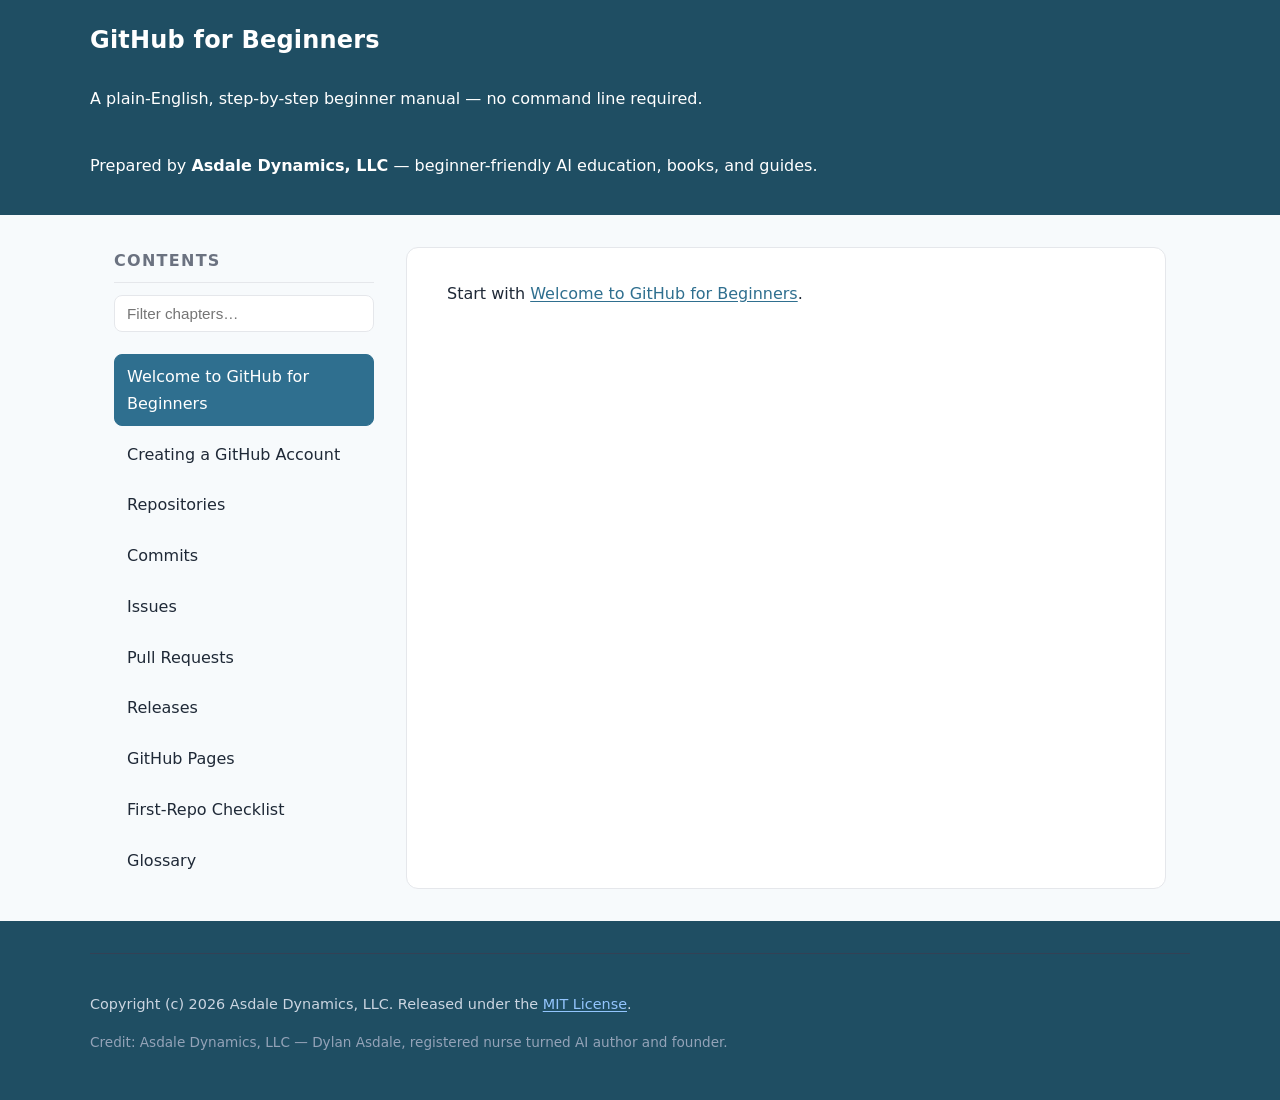
<file: site/index.html>
<!DOCTYPE html>
<html lang="en">
<head>
<meta charset="UTF-8">
<meta name="viewport" content="width=device-width, initial-scale=1.0">
<title>Welcome — GitHub for Beginners</title>
<link rel="stylesheet" href="style.css">
</head>
<body>
<a href="#content" class="skip">Skip to content</a>

<header>
  <div class="header-inner">
    <h1 class="site-title"><a href="index.html">GitHub for Beginners</a></h1>
    <p class="sub">A plain-English, step-by-step beginner manual — no command line required.</p>
    <p class="credit">Prepared by <strong>Asdale Dynamics, LLC</strong> — beginner-friendly AI education, books, and guides.</p>
  </div>
</header>

<div class="wrap">
<main>
  <nav class="sidebar" aria-label="Chapters">
    <h2>Contents</h2>
    <input type="text" class="search" id="chapterSearch" placeholder="Filter chapters…">
    <ul class="chapters" id="chapterList"><li><a href="00-welcome.html" class="active">Welcome to GitHub for Beginners</a></li>
<li><a href="01-creating-an-account.html">Creating a GitHub Account</a></li>
<li><a href="02-repositories.html">Repositories</a></li>
<li><a href="03-commits.html">Commits</a></li>
<li><a href="04-issues.html">Issues</a></li>
<li><a href="05-pull-requests.html">Pull Requests</a></li>
<li><a href="06-releases.html">Releases</a></li>
<li><a href="07-github-pages.html">GitHub Pages</a></li>
<li><a href="08-first-repo-checklist.html">First-Repo Checklist</a></li>
<li><a href="09-glossary.html">Glossary</a></li></ul>
  </nav>

  <article id="content"><p class="sub">Start with <a href="00-welcome.html">Welcome to GitHub for Beginners</a>.</p></article>
</main>
</div>

<footer>
  <div class="footer-inner">
    <p>Copyright (c) 2026 Asdale Dynamics, LLC. Released under the <a href="../LICENSE.html">MIT License</a>.</p>
    <p class="small">Credit: Asdale Dynamics, LLC — Dylan Asdale, registered nurse turned AI author and founder.</p>
  </div>
</footer>

<script src="script.js"></script>
</body>
</html>
</file>
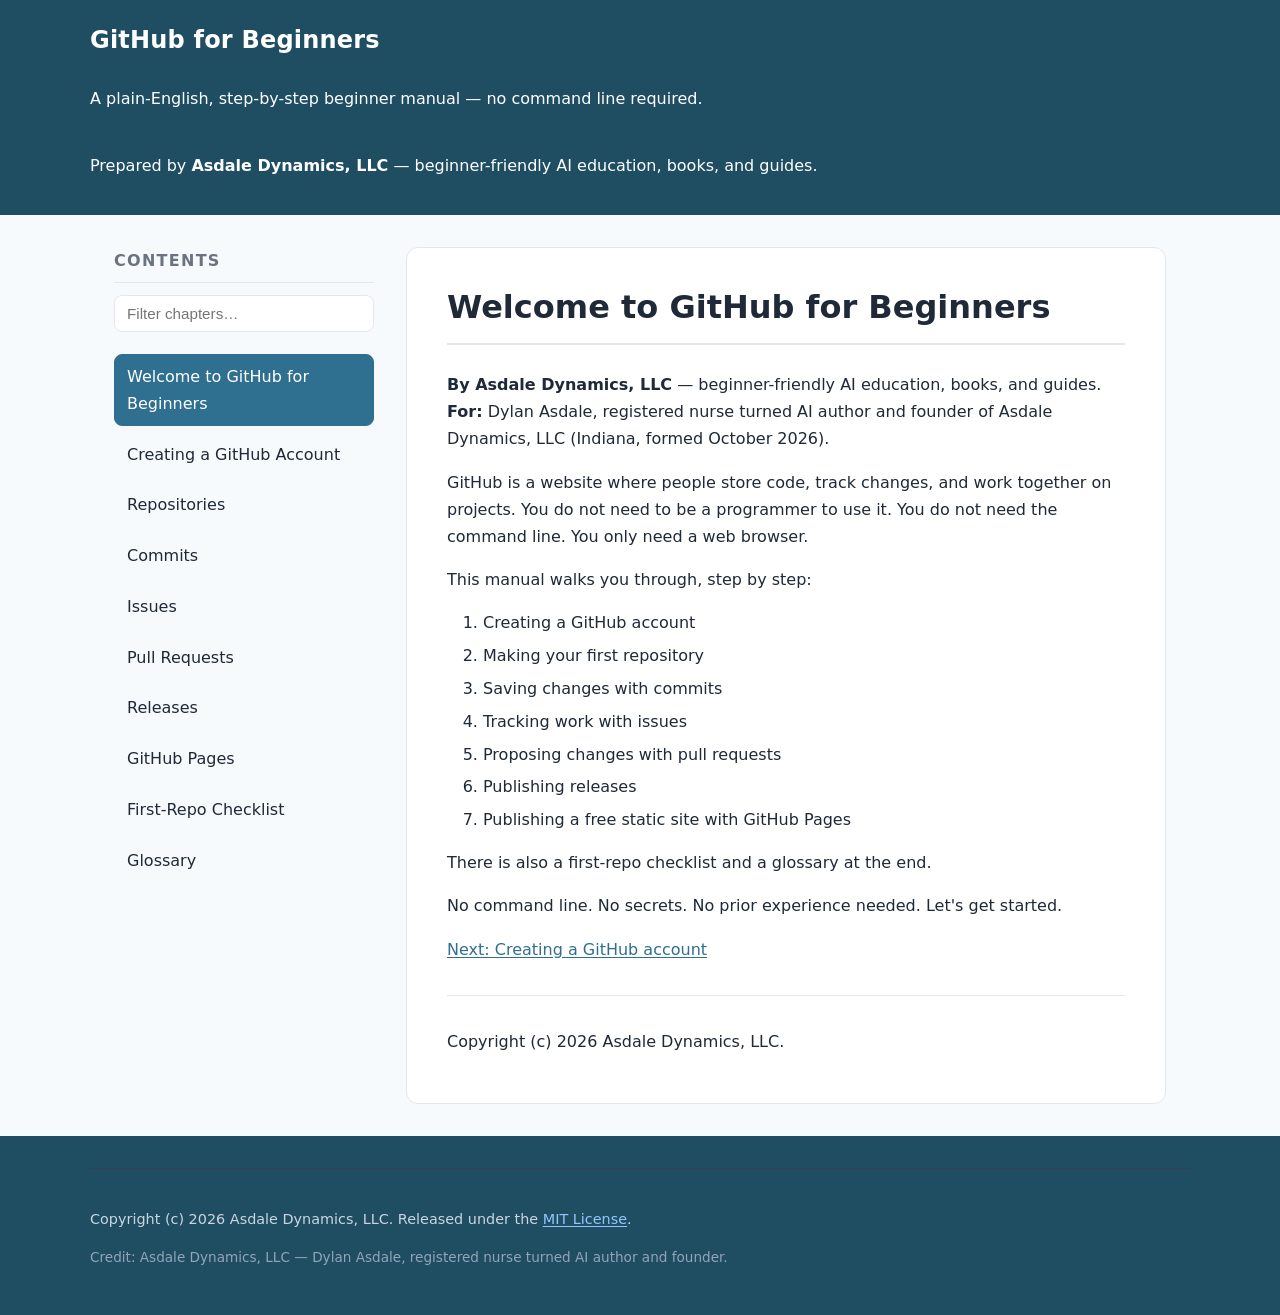
<file: site/00-welcome.html>
<!DOCTYPE html>
<html lang="en">
<head>
<meta charset="UTF-8">
<meta name="viewport" content="width=device-width, initial-scale=1.0">
<title>Welcome to GitHub for Beginners — GitHub for Beginners</title>
<link rel="stylesheet" href="style.css">
</head>
<body>
<a href="#content" class="skip">Skip to content</a>

<header>
  <div class="header-inner">
    <h1 class="site-title"><a href="index.html">GitHub for Beginners</a></h1>
    <p class="sub">A plain-English, step-by-step beginner manual — no command line required.</p>
    <p class="credit">Prepared by <strong>Asdale Dynamics, LLC</strong> — beginner-friendly AI education, books, and guides.</p>
  </div>
</header>

<div class="wrap">
<main>
  <nav class="sidebar" aria-label="Chapters">
    <h2>Contents</h2>
    <input type="text" class="search" id="chapterSearch" placeholder="Filter chapters…">
    <ul class="chapters" id="chapterList"><li><a href="00-welcome.html" class="active">Welcome to GitHub for Beginners</a></li>
<li><a href="01-creating-an-account.html">Creating a GitHub Account</a></li>
<li><a href="02-repositories.html">Repositories</a></li>
<li><a href="03-commits.html">Commits</a></li>
<li><a href="04-issues.html">Issues</a></li>
<li><a href="05-pull-requests.html">Pull Requests</a></li>
<li><a href="06-releases.html">Releases</a></li>
<li><a href="07-github-pages.html">GitHub Pages</a></li>
<li><a href="08-first-repo-checklist.html">First-Repo Checklist</a></li>
<li><a href="09-glossary.html">Glossary</a></li></ul>
  </nav>

  <article id="content"><h1 id="welcome-to-github-for-beginners">Welcome to GitHub for Beginners</h1>
<p><strong>By Asdale Dynamics, LLC</strong> — beginner-friendly AI education, books, and guides.
<strong>For:</strong> Dylan Asdale, registered nurse turned AI author and founder of Asdale Dynamics, LLC (Indiana, formed October 2026).</p>
<p>GitHub is a website where people store code, track changes, and work together on projects. You do not need to be a programmer to use it. You do not need the command line. You only need a web browser.</p>
<p>This manual walks you through, step by step:</p>
<ol>
<li>Creating a GitHub account</li>
<li>Making your first repository</li>
<li>Saving changes with commits</li>
<li>Tracking work with issues</li>
<li>Proposing changes with pull requests</li>
<li>Publishing releases</li>
<li>Publishing a free static site with GitHub Pages</li>
</ol>
<p>There is also a first-repo checklist and a glossary at the end.</p>
<p>No command line. No secrets. No prior experience needed. Let's get started.</p>
<p><a href="01-creating-an-account.html">Next: Creating a GitHub account</a></p>
<hr />
<p>Copyright (c) 2026 Asdale Dynamics, LLC.</p></article>
</main>
</div>

<footer>
  <div class="footer-inner">
    <p>Copyright (c) 2026 Asdale Dynamics, LLC. Released under the <a href="../LICENSE.html">MIT License</a>.</p>
    <p class="small">Credit: Asdale Dynamics, LLC — Dylan Asdale, registered nurse turned AI author and founder.</p>
  </div>
</footer>

<script src="script.js"></script>
</body>
</html>
</file>
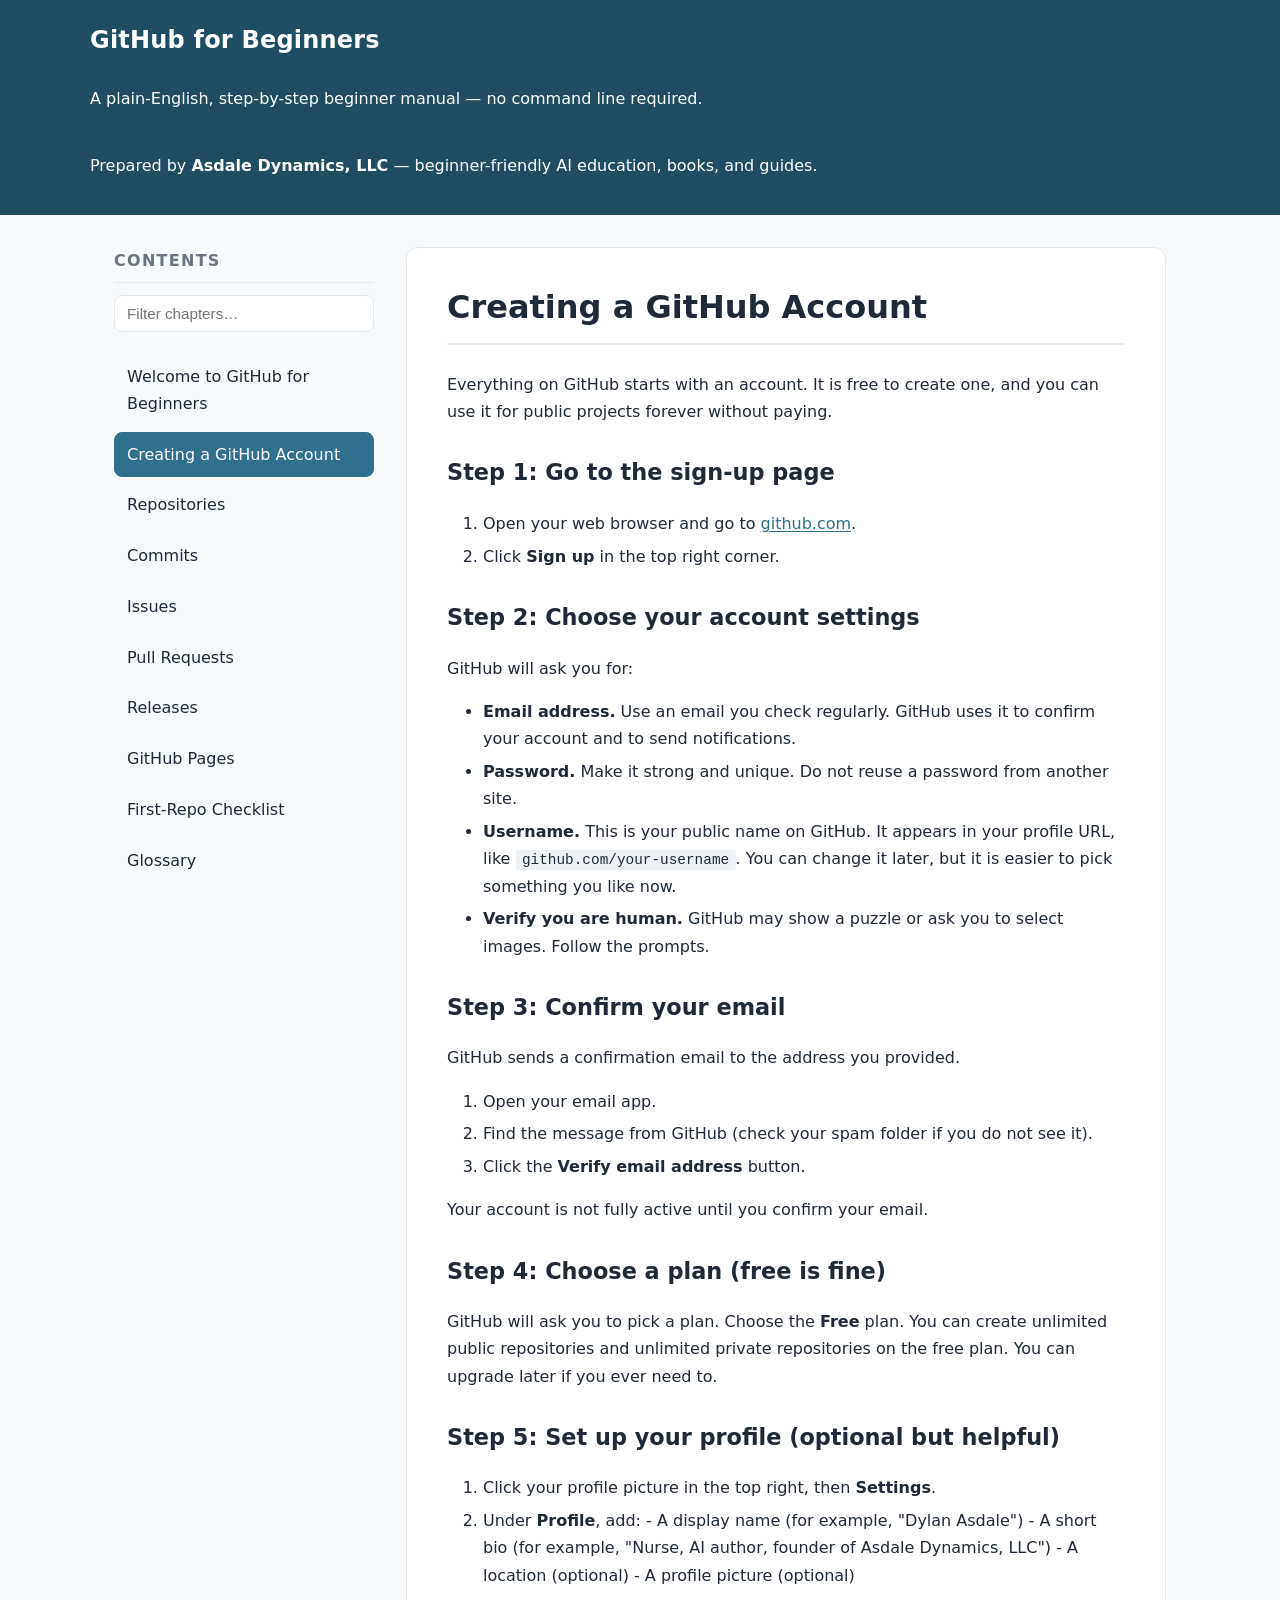
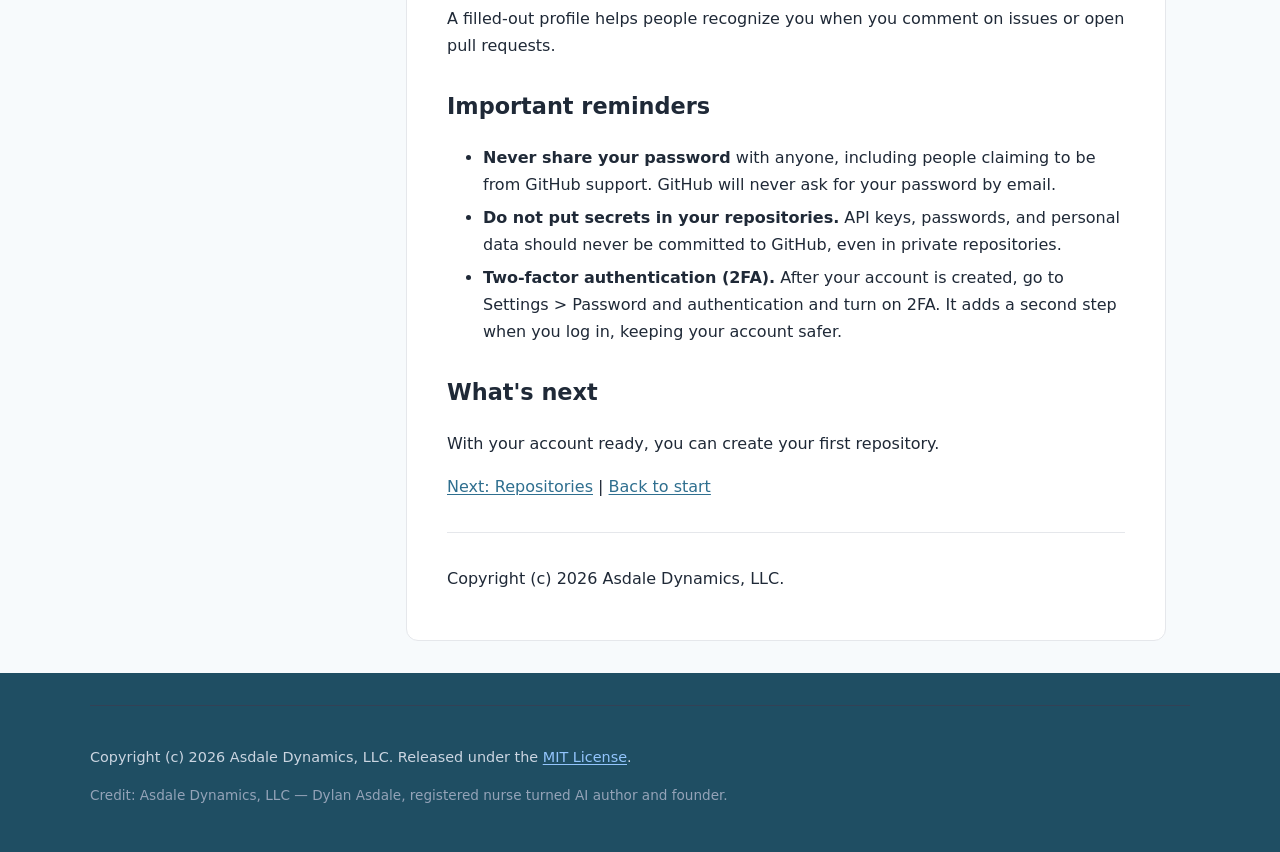
<file: site/01-creating-an-account.html>
<!DOCTYPE html>
<html lang="en">
<head>
<meta charset="UTF-8">
<meta name="viewport" content="width=device-width, initial-scale=1.0">
<title>Creating a GitHub Account — GitHub for Beginners</title>
<link rel="stylesheet" href="style.css">
</head>
<body>
<a href="#content" class="skip">Skip to content</a>

<header>
  <div class="header-inner">
    <h1 class="site-title"><a href="index.html">GitHub for Beginners</a></h1>
    <p class="sub">A plain-English, step-by-step beginner manual — no command line required.</p>
    <p class="credit">Prepared by <strong>Asdale Dynamics, LLC</strong> — beginner-friendly AI education, books, and guides.</p>
  </div>
</header>

<div class="wrap">
<main>
  <nav class="sidebar" aria-label="Chapters">
    <h2>Contents</h2>
    <input type="text" class="search" id="chapterSearch" placeholder="Filter chapters…">
    <ul class="chapters" id="chapterList"><li><a href="00-welcome.html">Welcome to GitHub for Beginners</a></li>
<li><a href="01-creating-an-account.html" class="active">Creating a GitHub Account</a></li>
<li><a href="02-repositories.html">Repositories</a></li>
<li><a href="03-commits.html">Commits</a></li>
<li><a href="04-issues.html">Issues</a></li>
<li><a href="05-pull-requests.html">Pull Requests</a></li>
<li><a href="06-releases.html">Releases</a></li>
<li><a href="07-github-pages.html">GitHub Pages</a></li>
<li><a href="08-first-repo-checklist.html">First-Repo Checklist</a></li>
<li><a href="09-glossary.html">Glossary</a></li></ul>
  </nav>

  <article id="content"><h1 id="creating-a-github-account">Creating a GitHub Account</h1>
<p>Everything on GitHub starts with an account. It is free to create one, and you can use it for public projects forever without paying.</p>
<h2 id="step-1-go-to-the-sign-up-page">Step 1: Go to the sign-up page</h2>
<ol>
<li>Open your web browser and go to <a href="https://github.com">github.com</a>.</li>
<li>Click <strong>Sign up</strong> in the top right corner.</li>
</ol>
<h2 id="step-2-choose-your-account-settings">Step 2: Choose your account settings</h2>
<p>GitHub will ask you for:</p>
<ul>
<li><strong>Email address.</strong> Use an email you check regularly. GitHub uses it to confirm your account and to send notifications.</li>
<li><strong>Password.</strong> Make it strong and unique. Do not reuse a password from another site.</li>
<li><strong>Username.</strong> This is your public name on GitHub. It appears in your profile URL, like <code>github.com/your-username</code>. You can change it later, but it is easier to pick something you like now.</li>
<li><strong>Verify you are human.</strong> GitHub may show a puzzle or ask you to select images. Follow the prompts.</li>
</ul>
<h2 id="step-3-confirm-your-email">Step 3: Confirm your email</h2>
<p>GitHub sends a confirmation email to the address you provided.</p>
<ol>
<li>Open your email app.</li>
<li>Find the message from GitHub (check your spam folder if you do not see it).</li>
<li>Click the <strong>Verify email address</strong> button.</li>
</ol>
<p>Your account is not fully active until you confirm your email.</p>
<h2 id="step-4-choose-a-plan-free-is-fine">Step 4: Choose a plan (free is fine)</h2>
<p>GitHub will ask you to pick a plan. Choose the <strong>Free</strong> plan. You can create unlimited public repositories and unlimited private repositories on the free plan. You can upgrade later if you ever need to.</p>
<h2 id="step-5-set-up-your-profile-optional-but-helpful">Step 5: Set up your profile (optional but helpful)</h2>
<ol>
<li>Click your profile picture in the top right, then <strong>Settings</strong>.</li>
<li>Under <strong>Profile</strong>, add:
   - A display name (for example, "Dylan Asdale")
   - A short bio (for example, "Nurse, AI author, founder of Asdale Dynamics, LLC")
   - A location (optional)
   - A profile picture (optional)</li>
</ol>
<p>A filled-out profile helps people recognize you when you comment on issues or open pull requests.</p>
<h2 id="important-reminders">Important reminders</h2>
<ul>
<li><strong>Never share your password</strong> with anyone, including people claiming to be from GitHub support. GitHub will never ask for your password by email.</li>
<li><strong>Do not put secrets in your repositories.</strong> API keys, passwords, and personal data should never be committed to GitHub, even in private repositories.</li>
<li><strong>Two-factor authentication (2FA).</strong> After your account is created, go to Settings &gt; Password and authentication and turn on 2FA. It adds a second step when you log in, keeping your account safer.</li>
</ul>
<h2 id="whats-next">What's next</h2>
<p>With your account ready, you can create your first repository.</p>
<p><a href="02-repositories.html">Next: Repositories</a> | <a href="00-welcome.html">Back to start</a></p>
<hr />
<p>Copyright (c) 2026 Asdale Dynamics, LLC.</p></article>
</main>
</div>

<footer>
  <div class="footer-inner">
    <p>Copyright (c) 2026 Asdale Dynamics, LLC. Released under the <a href="../LICENSE.html">MIT License</a>.</p>
    <p class="small">Credit: Asdale Dynamics, LLC — Dylan Asdale, registered nurse turned AI author and founder.</p>
  </div>
</footer>

<script src="script.js"></script>
</body>
</html>
</file>
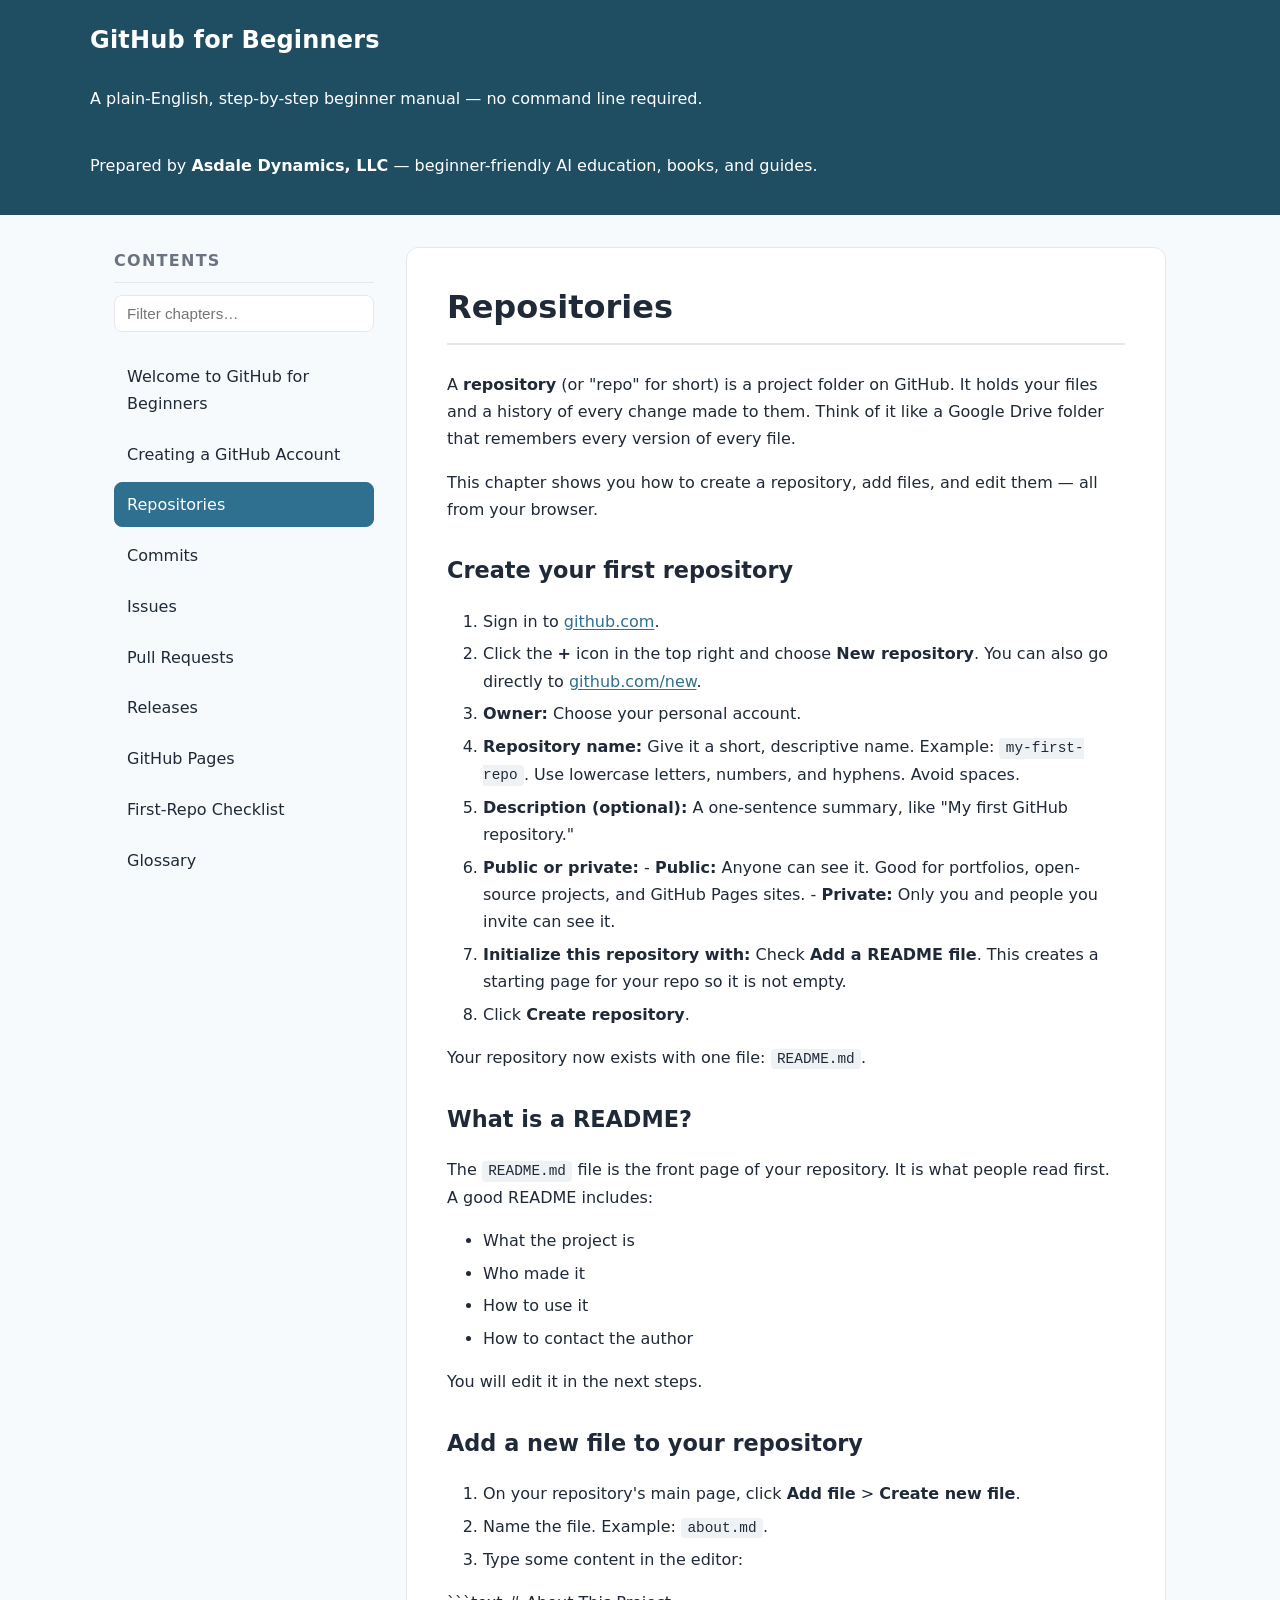
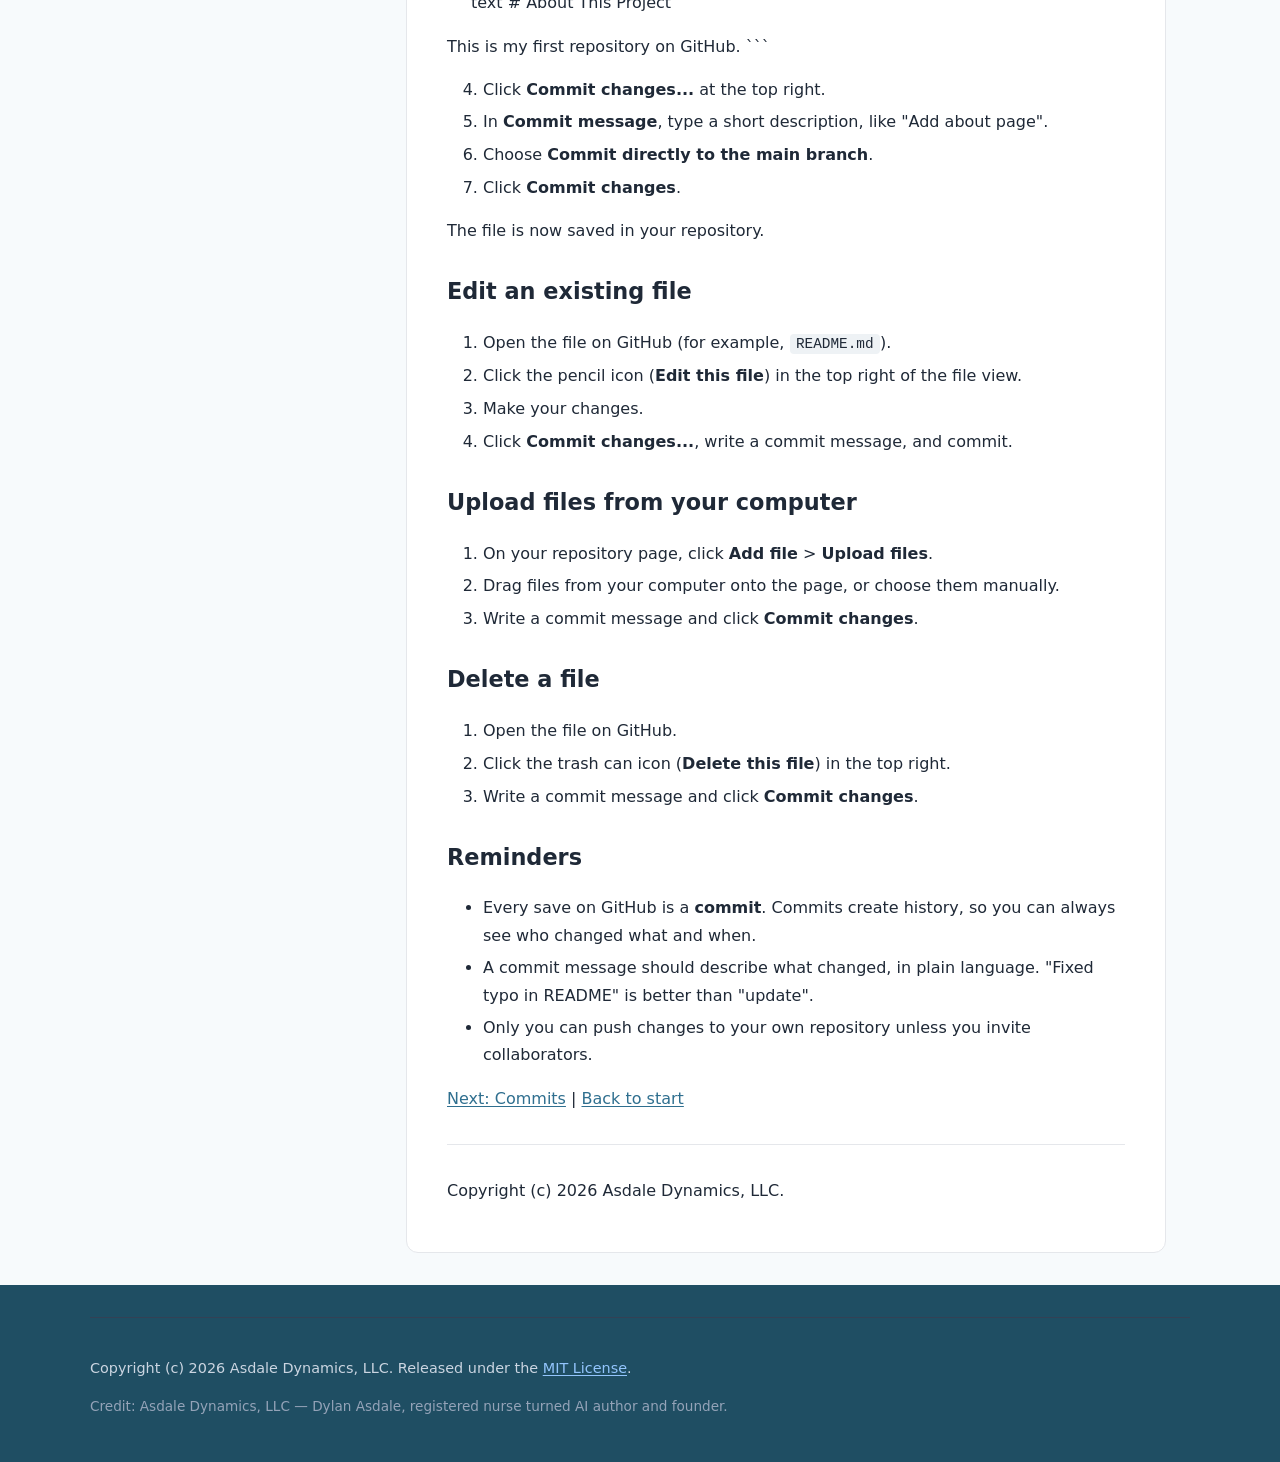
<file: site/02-repositories.html>
<!DOCTYPE html>
<html lang="en">
<head>
<meta charset="UTF-8">
<meta name="viewport" content="width=device-width, initial-scale=1.0">
<title>Repositories — GitHub for Beginners</title>
<link rel="stylesheet" href="style.css">
</head>
<body>
<a href="#content" class="skip">Skip to content</a>

<header>
  <div class="header-inner">
    <h1 class="site-title"><a href="index.html">GitHub for Beginners</a></h1>
    <p class="sub">A plain-English, step-by-step beginner manual — no command line required.</p>
    <p class="credit">Prepared by <strong>Asdale Dynamics, LLC</strong> — beginner-friendly AI education, books, and guides.</p>
  </div>
</header>

<div class="wrap">
<main>
  <nav class="sidebar" aria-label="Chapters">
    <h2>Contents</h2>
    <input type="text" class="search" id="chapterSearch" placeholder="Filter chapters…">
    <ul class="chapters" id="chapterList"><li><a href="00-welcome.html">Welcome to GitHub for Beginners</a></li>
<li><a href="01-creating-an-account.html">Creating a GitHub Account</a></li>
<li><a href="02-repositories.html" class="active">Repositories</a></li>
<li><a href="03-commits.html">Commits</a></li>
<li><a href="04-issues.html">Issues</a></li>
<li><a href="05-pull-requests.html">Pull Requests</a></li>
<li><a href="06-releases.html">Releases</a></li>
<li><a href="07-github-pages.html">GitHub Pages</a></li>
<li><a href="08-first-repo-checklist.html">First-Repo Checklist</a></li>
<li><a href="09-glossary.html">Glossary</a></li></ul>
  </nav>

  <article id="content"><h1 id="repositories">Repositories</h1>
<p>A <strong>repository</strong> (or "repo" for short) is a project folder on GitHub. It holds your files and a history of every change made to them. Think of it like a Google Drive folder that remembers every version of every file.</p>
<p>This chapter shows you how to create a repository, add files, and edit them — all from your browser.</p>
<h2 id="create-your-first-repository">Create your first repository</h2>
<ol>
<li>Sign in to <a href="https://github.com">github.com</a>.</li>
<li>Click the <strong>+</strong> icon in the top right and choose <strong>New repository</strong>. You can also go directly to <a href="https://github.com/new">github.com/new</a>.</li>
<li><strong>Owner:</strong> Choose your personal account.</li>
<li><strong>Repository name:</strong> Give it a short, descriptive name. Example: <code>my-first-repo</code>. Use lowercase letters, numbers, and hyphens. Avoid spaces.</li>
<li><strong>Description (optional):</strong> A one-sentence summary, like "My first GitHub repository."</li>
<li><strong>Public or private:</strong>
   - <strong>Public:</strong> Anyone can see it. Good for portfolios, open-source projects, and GitHub Pages sites.
   - <strong>Private:</strong> Only you and people you invite can see it.</li>
<li><strong>Initialize this repository with:</strong> Check <strong>Add a README file</strong>. This creates a starting page for your repo so it is not empty.</li>
<li>Click <strong>Create repository</strong>.</li>
</ol>
<p>Your repository now exists with one file: <code>README.md</code>.</p>
<h2 id="what-is-a-readme">What is a README?</h2>
<p>The <code>README.md</code> file is the front page of your repository. It is what people read first. A good README includes:</p>
<ul>
<li>What the project is</li>
<li>Who made it</li>
<li>How to use it</li>
<li>How to contact the author</li>
</ul>
<p>You will edit it in the next steps.</p>
<h2 id="add-a-new-file-to-your-repository">Add a new file to your repository</h2>
<ol>
<li>On your repository's main page, click <strong>Add file</strong> &gt; <strong>Create new file</strong>.</li>
<li>Name the file. Example: <code>about.md</code>.</li>
<li>Type some content in the editor:</li>
</ol>
<p>```text
   # About This Project</p>
<p>This is my first repository on GitHub.
   ```</p>
<ol start="4">
<li>Click <strong>Commit changes...</strong> at the top right.</li>
<li>In <strong>Commit message</strong>, type a short description, like "Add about page".</li>
<li>Choose <strong>Commit directly to the main branch</strong>.</li>
<li>Click <strong>Commit changes</strong>.</li>
</ol>
<p>The file is now saved in your repository.</p>
<h2 id="edit-an-existing-file">Edit an existing file</h2>
<ol>
<li>Open the file on GitHub (for example, <code>README.md</code>).</li>
<li>Click the pencil icon (<strong>Edit this file</strong>) in the top right of the file view.</li>
<li>Make your changes.</li>
<li>Click <strong>Commit changes...</strong>, write a commit message, and commit.</li>
</ol>
<h2 id="upload-files-from-your-computer">Upload files from your computer</h2>
<ol>
<li>On your repository page, click <strong>Add file</strong> &gt; <strong>Upload files</strong>.</li>
<li>Drag files from your computer onto the page, or choose them manually.</li>
<li>Write a commit message and click <strong>Commit changes</strong>.</li>
</ol>
<h2 id="delete-a-file">Delete a file</h2>
<ol>
<li>Open the file on GitHub.</li>
<li>Click the trash can icon (<strong>Delete this file</strong>) in the top right.</li>
<li>Write a commit message and click <strong>Commit changes</strong>.</li>
</ol>
<h2 id="reminders">Reminders</h2>
<ul>
<li>Every save on GitHub is a <strong>commit</strong>. Commits create history, so you can always see who changed what and when.</li>
<li>A commit message should describe what changed, in plain language. "Fixed typo in README" is better than "update".</li>
<li>Only you can push changes to your own repository unless you invite collaborators.</li>
</ul>
<p><a href="03-commits.html">Next: Commits</a> | <a href="00-welcome.html">Back to start</a></p>
<hr />
<p>Copyright (c) 2026 Asdale Dynamics, LLC.</p></article>
</main>
</div>

<footer>
  <div class="footer-inner">
    <p>Copyright (c) 2026 Asdale Dynamics, LLC. Released under the <a href="../LICENSE.html">MIT License</a>.</p>
    <p class="small">Credit: Asdale Dynamics, LLC — Dylan Asdale, registered nurse turned AI author and founder.</p>
  </div>
</footer>

<script src="script.js"></script>
</body>
</html>
</file>
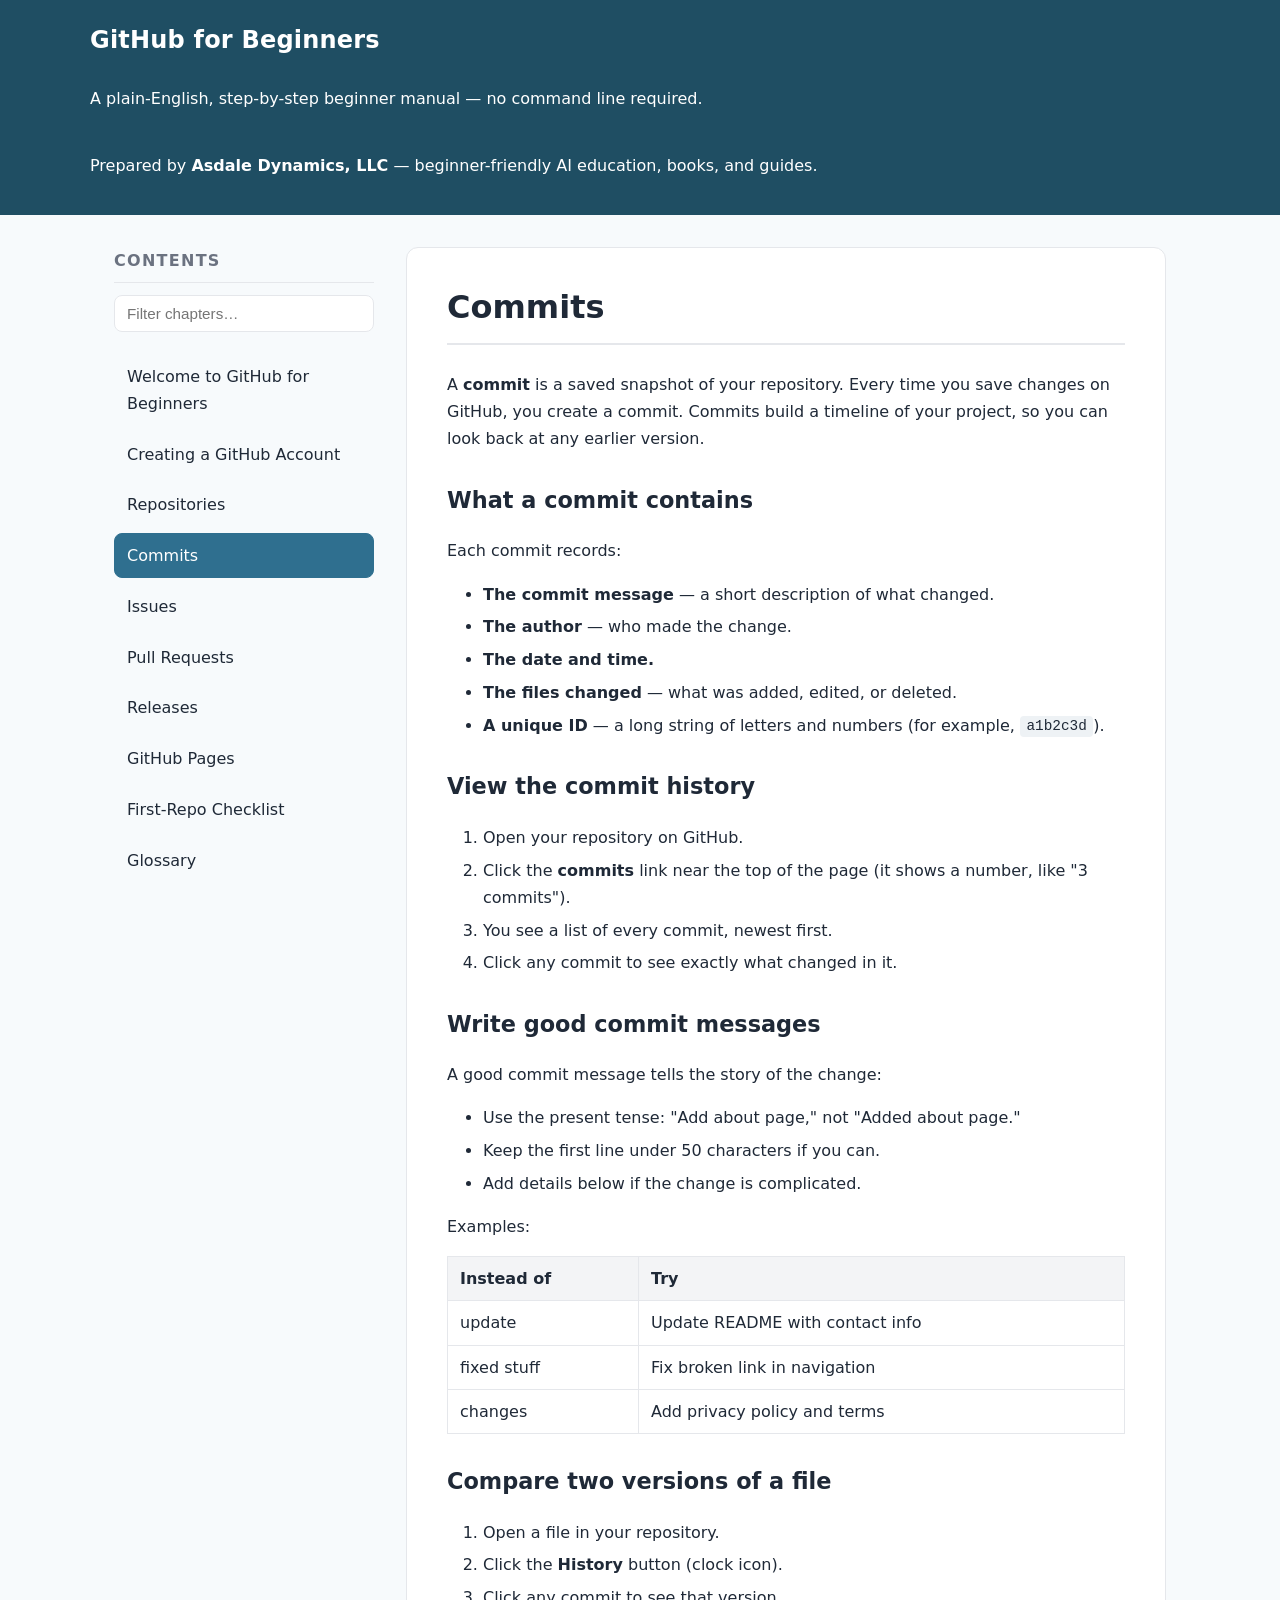
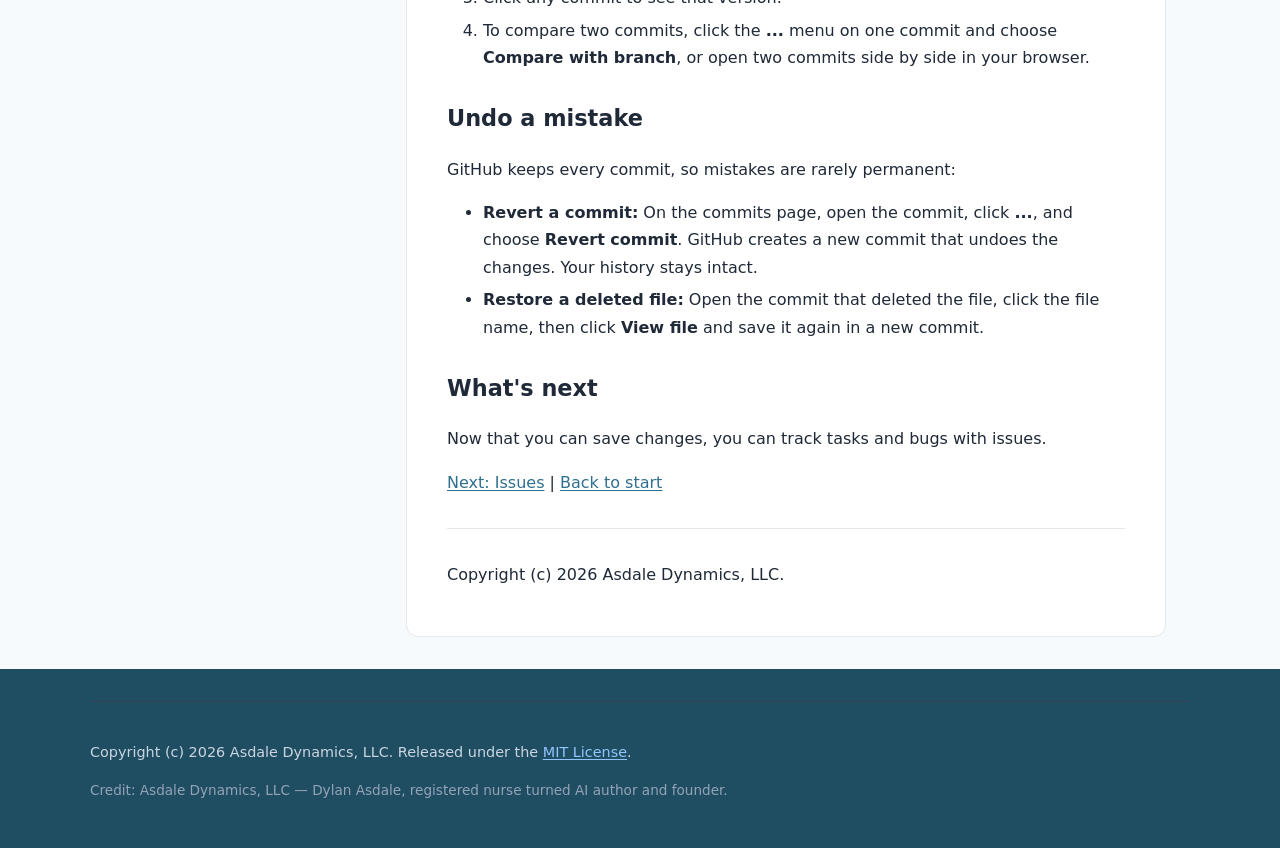
<file: site/03-commits.html>
<!DOCTYPE html>
<html lang="en">
<head>
<meta charset="UTF-8">
<meta name="viewport" content="width=device-width, initial-scale=1.0">
<title>Commits — GitHub for Beginners</title>
<link rel="stylesheet" href="style.css">
</head>
<body>
<a href="#content" class="skip">Skip to content</a>

<header>
  <div class="header-inner">
    <h1 class="site-title"><a href="index.html">GitHub for Beginners</a></h1>
    <p class="sub">A plain-English, step-by-step beginner manual — no command line required.</p>
    <p class="credit">Prepared by <strong>Asdale Dynamics, LLC</strong> — beginner-friendly AI education, books, and guides.</p>
  </div>
</header>

<div class="wrap">
<main>
  <nav class="sidebar" aria-label="Chapters">
    <h2>Contents</h2>
    <input type="text" class="search" id="chapterSearch" placeholder="Filter chapters…">
    <ul class="chapters" id="chapterList"><li><a href="00-welcome.html">Welcome to GitHub for Beginners</a></li>
<li><a href="01-creating-an-account.html">Creating a GitHub Account</a></li>
<li><a href="02-repositories.html">Repositories</a></li>
<li><a href="03-commits.html" class="active">Commits</a></li>
<li><a href="04-issues.html">Issues</a></li>
<li><a href="05-pull-requests.html">Pull Requests</a></li>
<li><a href="06-releases.html">Releases</a></li>
<li><a href="07-github-pages.html">GitHub Pages</a></li>
<li><a href="08-first-repo-checklist.html">First-Repo Checklist</a></li>
<li><a href="09-glossary.html">Glossary</a></li></ul>
  </nav>

  <article id="content"><h1 id="commits">Commits</h1>
<p>A <strong>commit</strong> is a saved snapshot of your repository. Every time you save changes on GitHub, you create a commit. Commits build a timeline of your project, so you can look back at any earlier version.</p>
<h2 id="what-a-commit-contains">What a commit contains</h2>
<p>Each commit records:</p>
<ul>
<li><strong>The commit message</strong> — a short description of what changed.</li>
<li><strong>The author</strong> — who made the change.</li>
<li><strong>The date and time.</strong></li>
<li><strong>The files changed</strong> — what was added, edited, or deleted.</li>
<li><strong>A unique ID</strong> — a long string of letters and numbers (for example, <code>a1b2c3d</code>).</li>
</ul>
<h2 id="view-the-commit-history">View the commit history</h2>
<ol>
<li>Open your repository on GitHub.</li>
<li>Click the <strong>commits</strong> link near the top of the page (it shows a number, like "3 commits").</li>
<li>You see a list of every commit, newest first.</li>
<li>Click any commit to see exactly what changed in it.</li>
</ol>
<h2 id="write-good-commit-messages">Write good commit messages</h2>
<p>A good commit message tells the story of the change:</p>
<ul>
<li>Use the present tense: "Add about page," not "Added about page."</li>
<li>Keep the first line under 50 characters if you can.</li>
<li>Add details below if the change is complicated.</li>
</ul>
<p>Examples:</p>
<table>
<thead>
<tr>
<th>Instead of</th>
<th>Try</th>
</tr>
</thead>
<tbody>
<tr>
<td>update</td>
<td>Update README with contact info</td>
</tr>
<tr>
<td>fixed stuff</td>
<td>Fix broken link in navigation</td>
</tr>
<tr>
<td>changes</td>
<td>Add privacy policy and terms</td>
</tr>
</tbody>
</table>
<h2 id="compare-two-versions-of-a-file">Compare two versions of a file</h2>
<ol>
<li>Open a file in your repository.</li>
<li>Click the <strong>History</strong> button (clock icon).</li>
<li>Click any commit to see that version.</li>
<li>To compare two commits, click the <strong>...</strong> menu on one commit and choose <strong>Compare with branch</strong>, or open two commits side by side in your browser.</li>
</ol>
<h2 id="undo-a-mistake">Undo a mistake</h2>
<p>GitHub keeps every commit, so mistakes are rarely permanent:</p>
<ul>
<li><strong>Revert a commit:</strong> On the commits page, open the commit, click <strong>...</strong>, and choose <strong>Revert commit</strong>. GitHub creates a new commit that undoes the changes. Your history stays intact.</li>
<li><strong>Restore a deleted file:</strong> Open the commit that deleted the file, click the file name, then click <strong>View file</strong> and save it again in a new commit.</li>
</ul>
<h2 id="whats-next">What's next</h2>
<p>Now that you can save changes, you can track tasks and bugs with issues.</p>
<p><a href="04-issues.html">Next: Issues</a> | <a href="00-welcome.html">Back to start</a></p>
<hr />
<p>Copyright (c) 2026 Asdale Dynamics, LLC.</p></article>
</main>
</div>

<footer>
  <div class="footer-inner">
    <p>Copyright (c) 2026 Asdale Dynamics, LLC. Released under the <a href="../LICENSE.html">MIT License</a>.</p>
    <p class="small">Credit: Asdale Dynamics, LLC — Dylan Asdale, registered nurse turned AI author and founder.</p>
  </div>
</footer>

<script src="script.js"></script>
</body>
</html>
</file>
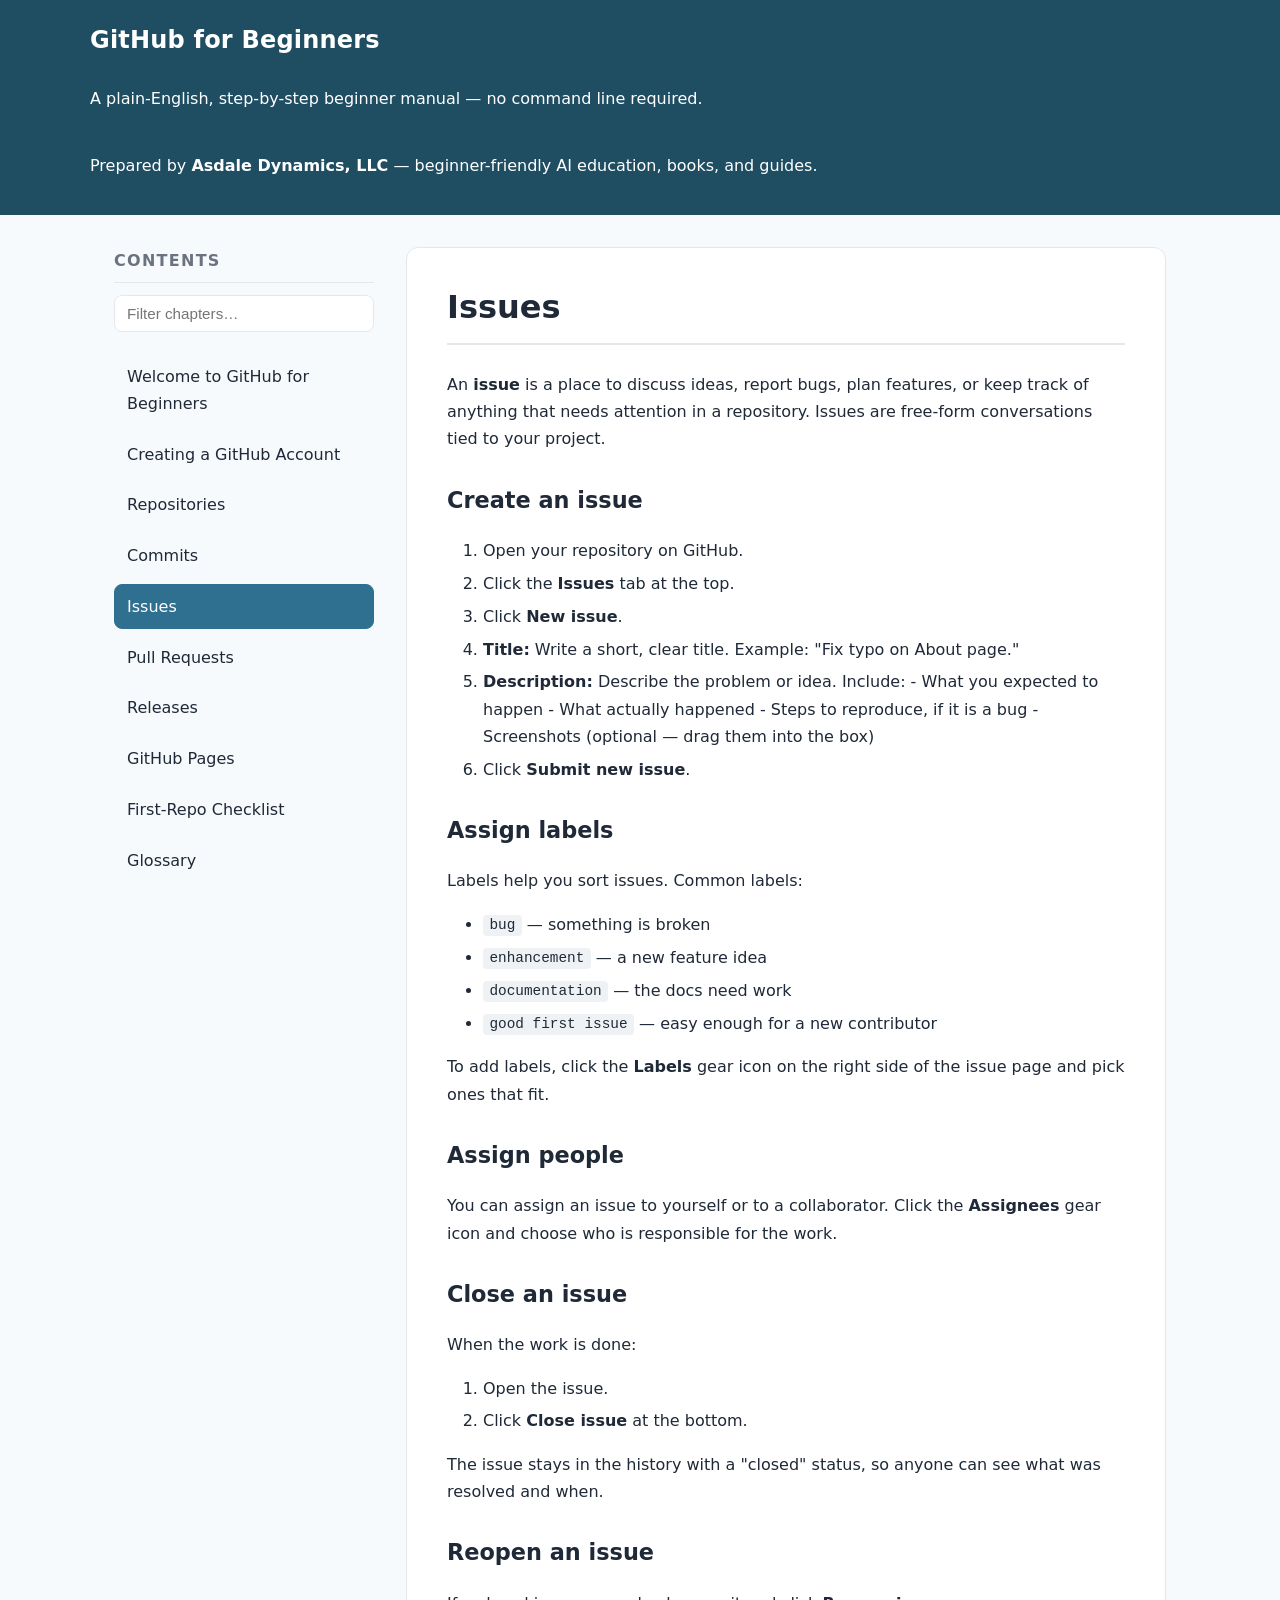
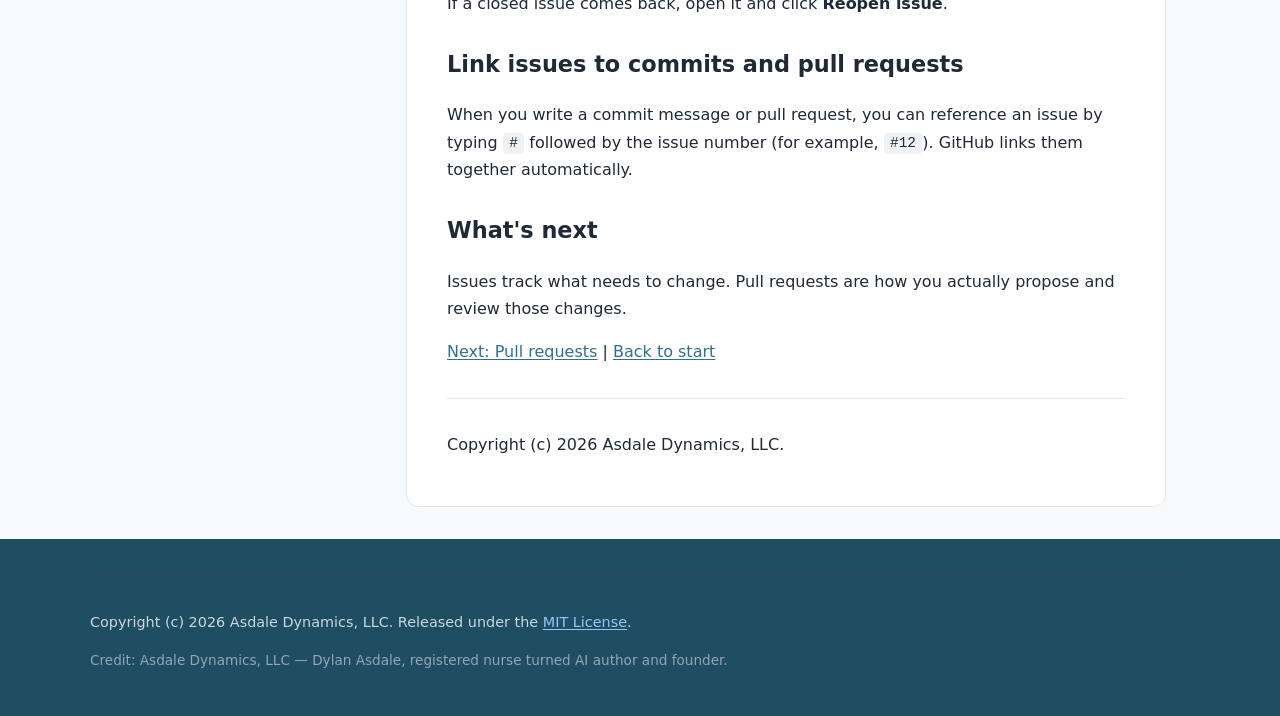
<file: site/04-issues.html>
<!DOCTYPE html>
<html lang="en">
<head>
<meta charset="UTF-8">
<meta name="viewport" content="width=device-width, initial-scale=1.0">
<title>Issues — GitHub for Beginners</title>
<link rel="stylesheet" href="style.css">
</head>
<body>
<a href="#content" class="skip">Skip to content</a>

<header>
  <div class="header-inner">
    <h1 class="site-title"><a href="index.html">GitHub for Beginners</a></h1>
    <p class="sub">A plain-English, step-by-step beginner manual — no command line required.</p>
    <p class="credit">Prepared by <strong>Asdale Dynamics, LLC</strong> — beginner-friendly AI education, books, and guides.</p>
  </div>
</header>

<div class="wrap">
<main>
  <nav class="sidebar" aria-label="Chapters">
    <h2>Contents</h2>
    <input type="text" class="search" id="chapterSearch" placeholder="Filter chapters…">
    <ul class="chapters" id="chapterList"><li><a href="00-welcome.html">Welcome to GitHub for Beginners</a></li>
<li><a href="01-creating-an-account.html">Creating a GitHub Account</a></li>
<li><a href="02-repositories.html">Repositories</a></li>
<li><a href="03-commits.html">Commits</a></li>
<li><a href="04-issues.html" class="active">Issues</a></li>
<li><a href="05-pull-requests.html">Pull Requests</a></li>
<li><a href="06-releases.html">Releases</a></li>
<li><a href="07-github-pages.html">GitHub Pages</a></li>
<li><a href="08-first-repo-checklist.html">First-Repo Checklist</a></li>
<li><a href="09-glossary.html">Glossary</a></li></ul>
  </nav>

  <article id="content"><h1 id="issues">Issues</h1>
<p>An <strong>issue</strong> is a place to discuss ideas, report bugs, plan features, or keep track of anything that needs attention in a repository. Issues are free-form conversations tied to your project.</p>
<h2 id="create-an-issue">Create an issue</h2>
<ol>
<li>Open your repository on GitHub.</li>
<li>Click the <strong>Issues</strong> tab at the top.</li>
<li>Click <strong>New issue</strong>.</li>
<li><strong>Title:</strong> Write a short, clear title. Example: "Fix typo on About page."</li>
<li><strong>Description:</strong> Describe the problem or idea. Include:
   - What you expected to happen
   - What actually happened
   - Steps to reproduce, if it is a bug
   - Screenshots (optional — drag them into the box)</li>
<li>Click <strong>Submit new issue</strong>.</li>
</ol>
<h2 id="assign-labels">Assign labels</h2>
<p>Labels help you sort issues. Common labels:</p>
<ul>
<li><code>bug</code> — something is broken</li>
<li><code>enhancement</code> — a new feature idea</li>
<li><code>documentation</code> — the docs need work</li>
<li><code>good first issue</code> — easy enough for a new contributor</li>
</ul>
<p>To add labels, click the <strong>Labels</strong> gear icon on the right side of the issue page and pick ones that fit.</p>
<h2 id="assign-people">Assign people</h2>
<p>You can assign an issue to yourself or to a collaborator. Click the <strong>Assignees</strong> gear icon and choose who is responsible for the work.</p>
<h2 id="close-an-issue">Close an issue</h2>
<p>When the work is done:</p>
<ol>
<li>Open the issue.</li>
<li>Click <strong>Close issue</strong> at the bottom.</li>
</ol>
<p>The issue stays in the history with a "closed" status, so anyone can see what was resolved and when.</p>
<h2 id="reopen-an-issue">Reopen an issue</h2>
<p>If a closed issue comes back, open it and click <strong>Reopen issue</strong>.</p>
<h2 id="link-issues-to-commits-and-pull-requests">Link issues to commits and pull requests</h2>
<p>When you write a commit message or pull request, you can reference an issue by typing <code>#</code> followed by the issue number (for example, <code>#12</code>). GitHub links them together automatically.</p>
<h2 id="whats-next">What's next</h2>
<p>Issues track what needs to change. Pull requests are how you actually propose and review those changes.</p>
<p><a href="05-pull-requests.html">Next: Pull requests</a> | <a href="00-welcome.html">Back to start</a></p>
<hr />
<p>Copyright (c) 2026 Asdale Dynamics, LLC.</p></article>
</main>
</div>

<footer>
  <div class="footer-inner">
    <p>Copyright (c) 2026 Asdale Dynamics, LLC. Released under the <a href="../LICENSE.html">MIT License</a>.</p>
    <p class="small">Credit: Asdale Dynamics, LLC — Dylan Asdale, registered nurse turned AI author and founder.</p>
  </div>
</footer>

<script src="script.js"></script>
</body>
</html>
</file>
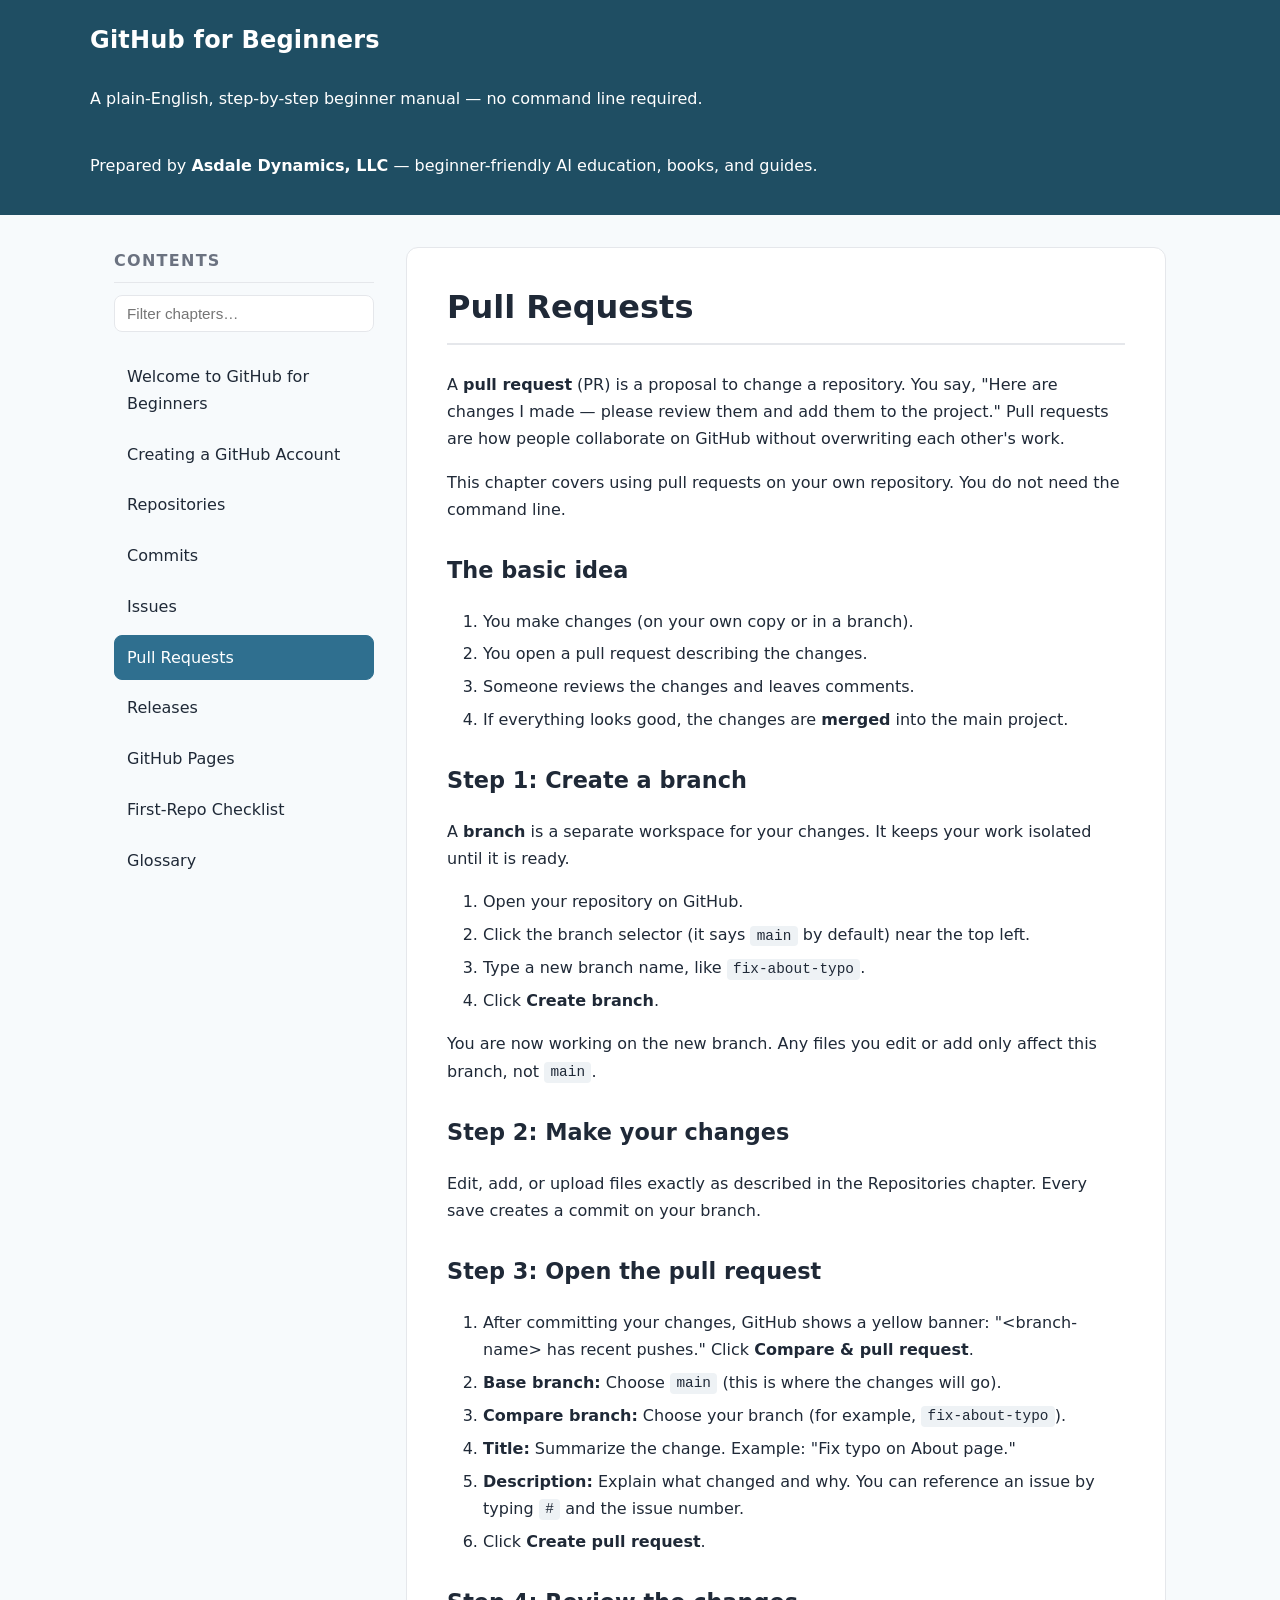
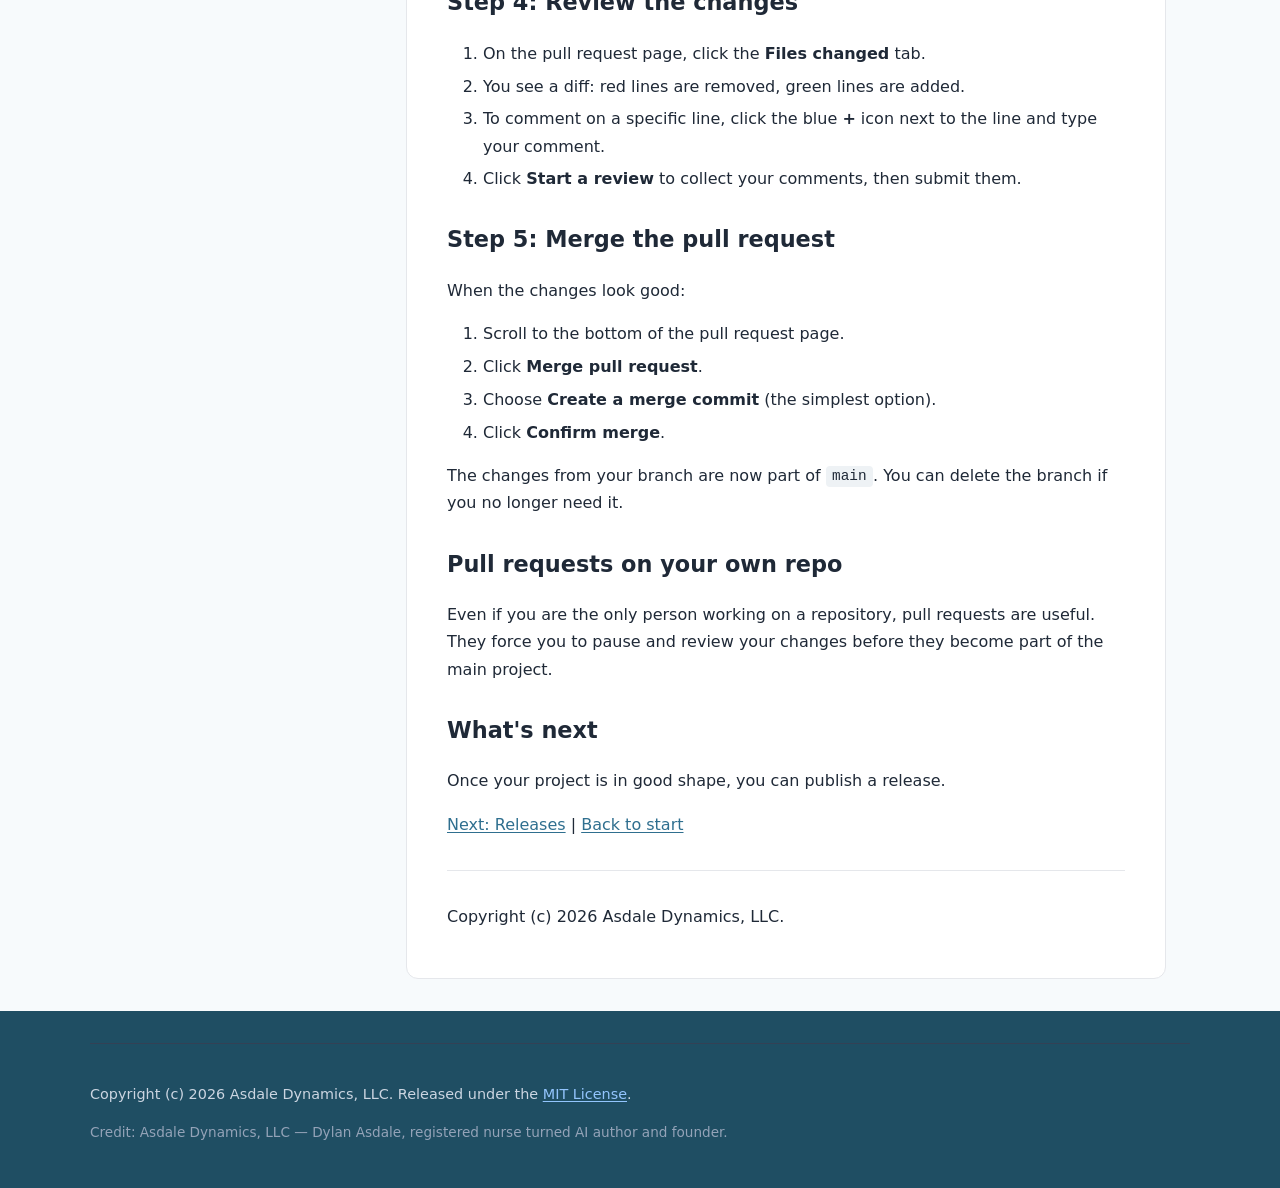
<file: site/05-pull-requests.html>
<!DOCTYPE html>
<html lang="en">
<head>
<meta charset="UTF-8">
<meta name="viewport" content="width=device-width, initial-scale=1.0">
<title>Pull Requests — GitHub for Beginners</title>
<link rel="stylesheet" href="style.css">
</head>
<body>
<a href="#content" class="skip">Skip to content</a>

<header>
  <div class="header-inner">
    <h1 class="site-title"><a href="index.html">GitHub for Beginners</a></h1>
    <p class="sub">A plain-English, step-by-step beginner manual — no command line required.</p>
    <p class="credit">Prepared by <strong>Asdale Dynamics, LLC</strong> — beginner-friendly AI education, books, and guides.</p>
  </div>
</header>

<div class="wrap">
<main>
  <nav class="sidebar" aria-label="Chapters">
    <h2>Contents</h2>
    <input type="text" class="search" id="chapterSearch" placeholder="Filter chapters…">
    <ul class="chapters" id="chapterList"><li><a href="00-welcome.html">Welcome to GitHub for Beginners</a></li>
<li><a href="01-creating-an-account.html">Creating a GitHub Account</a></li>
<li><a href="02-repositories.html">Repositories</a></li>
<li><a href="03-commits.html">Commits</a></li>
<li><a href="04-issues.html">Issues</a></li>
<li><a href="05-pull-requests.html" class="active">Pull Requests</a></li>
<li><a href="06-releases.html">Releases</a></li>
<li><a href="07-github-pages.html">GitHub Pages</a></li>
<li><a href="08-first-repo-checklist.html">First-Repo Checklist</a></li>
<li><a href="09-glossary.html">Glossary</a></li></ul>
  </nav>

  <article id="content"><h1 id="pull-requests">Pull Requests</h1>
<p>A <strong>pull request</strong> (PR) is a proposal to change a repository. You say, "Here are changes I made — please review them and add them to the project." Pull requests are how people collaborate on GitHub without overwriting each other's work.</p>
<p>This chapter covers using pull requests on your own repository. You do not need the command line.</p>
<h2 id="the-basic-idea">The basic idea</h2>
<ol>
<li>You make changes (on your own copy or in a branch).</li>
<li>You open a pull request describing the changes.</li>
<li>Someone reviews the changes and leaves comments.</li>
<li>If everything looks good, the changes are <strong>merged</strong> into the main project.</li>
</ol>
<h2 id="step-1-create-a-branch">Step 1: Create a branch</h2>
<p>A <strong>branch</strong> is a separate workspace for your changes. It keeps your work isolated until it is ready.</p>
<ol>
<li>Open your repository on GitHub.</li>
<li>Click the branch selector (it says <code>main</code> by default) near the top left.</li>
<li>Type a new branch name, like <code>fix-about-typo</code>.</li>
<li>Click <strong>Create branch</strong>.</li>
</ol>
<p>You are now working on the new branch. Any files you edit or add only affect this branch, not <code>main</code>.</p>
<h2 id="step-2-make-your-changes">Step 2: Make your changes</h2>
<p>Edit, add, or upload files exactly as described in the Repositories chapter. Every save creates a commit on your branch.</p>
<h2 id="step-3-open-the-pull-request">Step 3: Open the pull request</h2>
<ol>
<li>After committing your changes, GitHub shows a yellow banner: "&lt;branch-name&gt; has recent pushes." Click <strong>Compare &amp; pull request</strong>.</li>
<li><strong>Base branch:</strong> Choose <code>main</code> (this is where the changes will go).</li>
<li><strong>Compare branch:</strong> Choose your branch (for example, <code>fix-about-typo</code>).</li>
<li><strong>Title:</strong> Summarize the change. Example: "Fix typo on About page."</li>
<li><strong>Description:</strong> Explain what changed and why. You can reference an issue by typing <code>#</code> and the issue number.</li>
<li>Click <strong>Create pull request</strong>.</li>
</ol>
<h2 id="step-4-review-the-changes">Step 4: Review the changes</h2>
<ol>
<li>On the pull request page, click the <strong>Files changed</strong> tab.</li>
<li>You see a diff: red lines are removed, green lines are added.</li>
<li>To comment on a specific line, click the blue <strong>+</strong> icon next to the line and type your comment.</li>
<li>Click <strong>Start a review</strong> to collect your comments, then submit them.</li>
</ol>
<h2 id="step-5-merge-the-pull-request">Step 5: Merge the pull request</h2>
<p>When the changes look good:</p>
<ol>
<li>Scroll to the bottom of the pull request page.</li>
<li>Click <strong>Merge pull request</strong>.</li>
<li>Choose <strong>Create a merge commit</strong> (the simplest option).</li>
<li>Click <strong>Confirm merge</strong>.</li>
</ol>
<p>The changes from your branch are now part of <code>main</code>. You can delete the branch if you no longer need it.</p>
<h2 id="pull-requests-on-your-own-repo">Pull requests on your own repo</h2>
<p>Even if you are the only person working on a repository, pull requests are useful. They force you to pause and review your changes before they become part of the main project.</p>
<h2 id="whats-next">What's next</h2>
<p>Once your project is in good shape, you can publish a release.</p>
<p><a href="06-releases.html">Next: Releases</a> | <a href="00-welcome.html">Back to start</a></p>
<hr />
<p>Copyright (c) 2026 Asdale Dynamics, LLC.</p></article>
</main>
</div>

<footer>
  <div class="footer-inner">
    <p>Copyright (c) 2026 Asdale Dynamics, LLC. Released under the <a href="../LICENSE.html">MIT License</a>.</p>
    <p class="small">Credit: Asdale Dynamics, LLC — Dylan Asdale, registered nurse turned AI author and founder.</p>
  </div>
</footer>

<script src="script.js"></script>
</body>
</html>
</file>
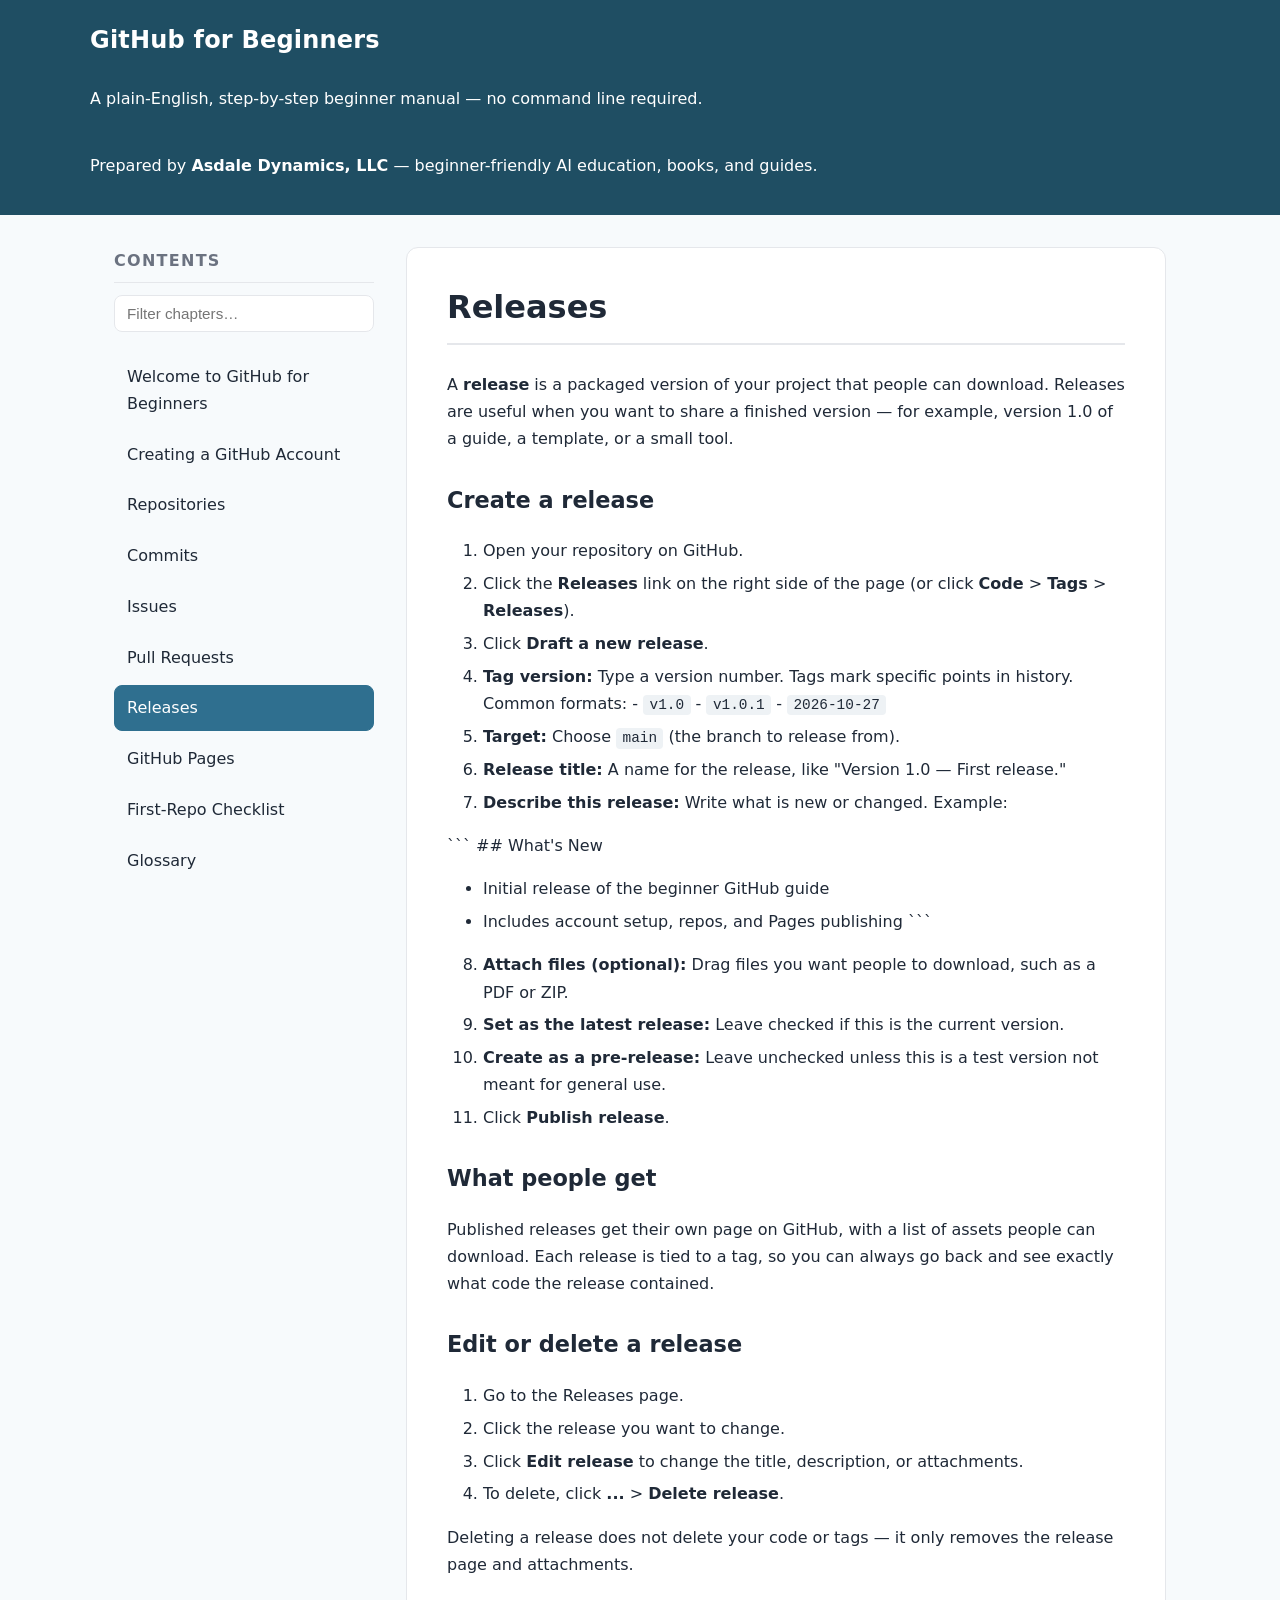
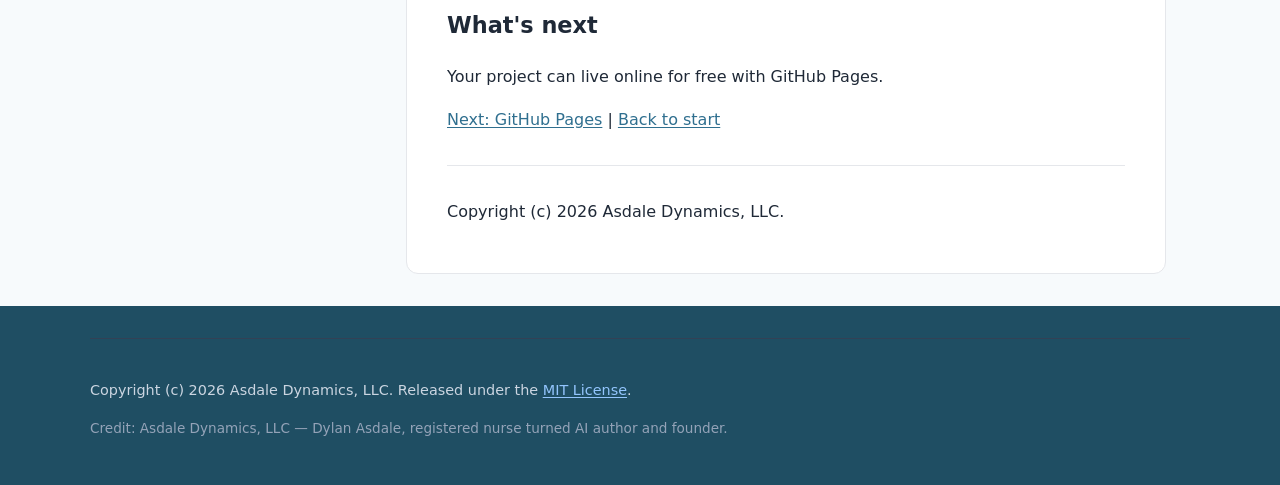
<file: site/06-releases.html>
<!DOCTYPE html>
<html lang="en">
<head>
<meta charset="UTF-8">
<meta name="viewport" content="width=device-width, initial-scale=1.0">
<title>Releases — GitHub for Beginners</title>
<link rel="stylesheet" href="style.css">
</head>
<body>
<a href="#content" class="skip">Skip to content</a>

<header>
  <div class="header-inner">
    <h1 class="site-title"><a href="index.html">GitHub for Beginners</a></h1>
    <p class="sub">A plain-English, step-by-step beginner manual — no command line required.</p>
    <p class="credit">Prepared by <strong>Asdale Dynamics, LLC</strong> — beginner-friendly AI education, books, and guides.</p>
  </div>
</header>

<div class="wrap">
<main>
  <nav class="sidebar" aria-label="Chapters">
    <h2>Contents</h2>
    <input type="text" class="search" id="chapterSearch" placeholder="Filter chapters…">
    <ul class="chapters" id="chapterList"><li><a href="00-welcome.html">Welcome to GitHub for Beginners</a></li>
<li><a href="01-creating-an-account.html">Creating a GitHub Account</a></li>
<li><a href="02-repositories.html">Repositories</a></li>
<li><a href="03-commits.html">Commits</a></li>
<li><a href="04-issues.html">Issues</a></li>
<li><a href="05-pull-requests.html">Pull Requests</a></li>
<li><a href="06-releases.html" class="active">Releases</a></li>
<li><a href="07-github-pages.html">GitHub Pages</a></li>
<li><a href="08-first-repo-checklist.html">First-Repo Checklist</a></li>
<li><a href="09-glossary.html">Glossary</a></li></ul>
  </nav>

  <article id="content"><h1 id="releases">Releases</h1>
<p>A <strong>release</strong> is a packaged version of your project that people can download. Releases are useful when you want to share a finished version — for example, version 1.0 of a guide, a template, or a small tool.</p>
<h2 id="create-a-release">Create a release</h2>
<ol>
<li>Open your repository on GitHub.</li>
<li>Click the <strong>Releases</strong> link on the right side of the page (or click <strong>Code</strong> &gt; <strong>Tags</strong> &gt; <strong>Releases</strong>).</li>
<li>Click <strong>Draft a new release</strong>.</li>
<li><strong>Tag version:</strong> Type a version number. Tags mark specific points in history. Common formats:
   - <code>v1.0</code>
   - <code>v1.0.1</code>
   - <code>2026-10-27</code></li>
<li><strong>Target:</strong> Choose <code>main</code> (the branch to release from).</li>
<li><strong>Release title:</strong> A name for the release, like "Version 1.0 — First release."</li>
<li><strong>Describe this release:</strong> Write what is new or changed. Example:</li>
</ol>
<p>```
   ## What's New</p>
<ul>
<li>Initial release of the beginner GitHub guide</li>
<li>Includes account setup, repos, and Pages publishing
   ```</li>
</ul>
<ol start="8">
<li><strong>Attach files (optional):</strong> Drag files you want people to download, such as a PDF or ZIP.</li>
<li><strong>Set as the latest release:</strong> Leave checked if this is the current version.</li>
<li><strong>Create as a pre-release:</strong> Leave unchecked unless this is a test version not meant for general use.</li>
<li>Click <strong>Publish release</strong>.</li>
</ol>
<h2 id="what-people-get">What people get</h2>
<p>Published releases get their own page on GitHub, with a list of assets people can download. Each release is tied to a tag, so you can always go back and see exactly what code the release contained.</p>
<h2 id="edit-or-delete-a-release">Edit or delete a release</h2>
<ol>
<li>Go to the Releases page.</li>
<li>Click the release you want to change.</li>
<li>Click <strong>Edit release</strong> to change the title, description, or attachments.</li>
<li>To delete, click <strong>...</strong> &gt; <strong>Delete release</strong>.</li>
</ol>
<p>Deleting a release does not delete your code or tags — it only removes the release page and attachments.</p>
<h2 id="whats-next">What's next</h2>
<p>Your project can live online for free with GitHub Pages.</p>
<p><a href="07-github-pages.html">Next: GitHub Pages</a> | <a href="00-welcome.html">Back to start</a></p>
<hr />
<p>Copyright (c) 2026 Asdale Dynamics, LLC.</p></article>
</main>
</div>

<footer>
  <div class="footer-inner">
    <p>Copyright (c) 2026 Asdale Dynamics, LLC. Released under the <a href="../LICENSE.html">MIT License</a>.</p>
    <p class="small">Credit: Asdale Dynamics, LLC — Dylan Asdale, registered nurse turned AI author and founder.</p>
  </div>
</footer>

<script src="script.js"></script>
</body>
</html>
</file>
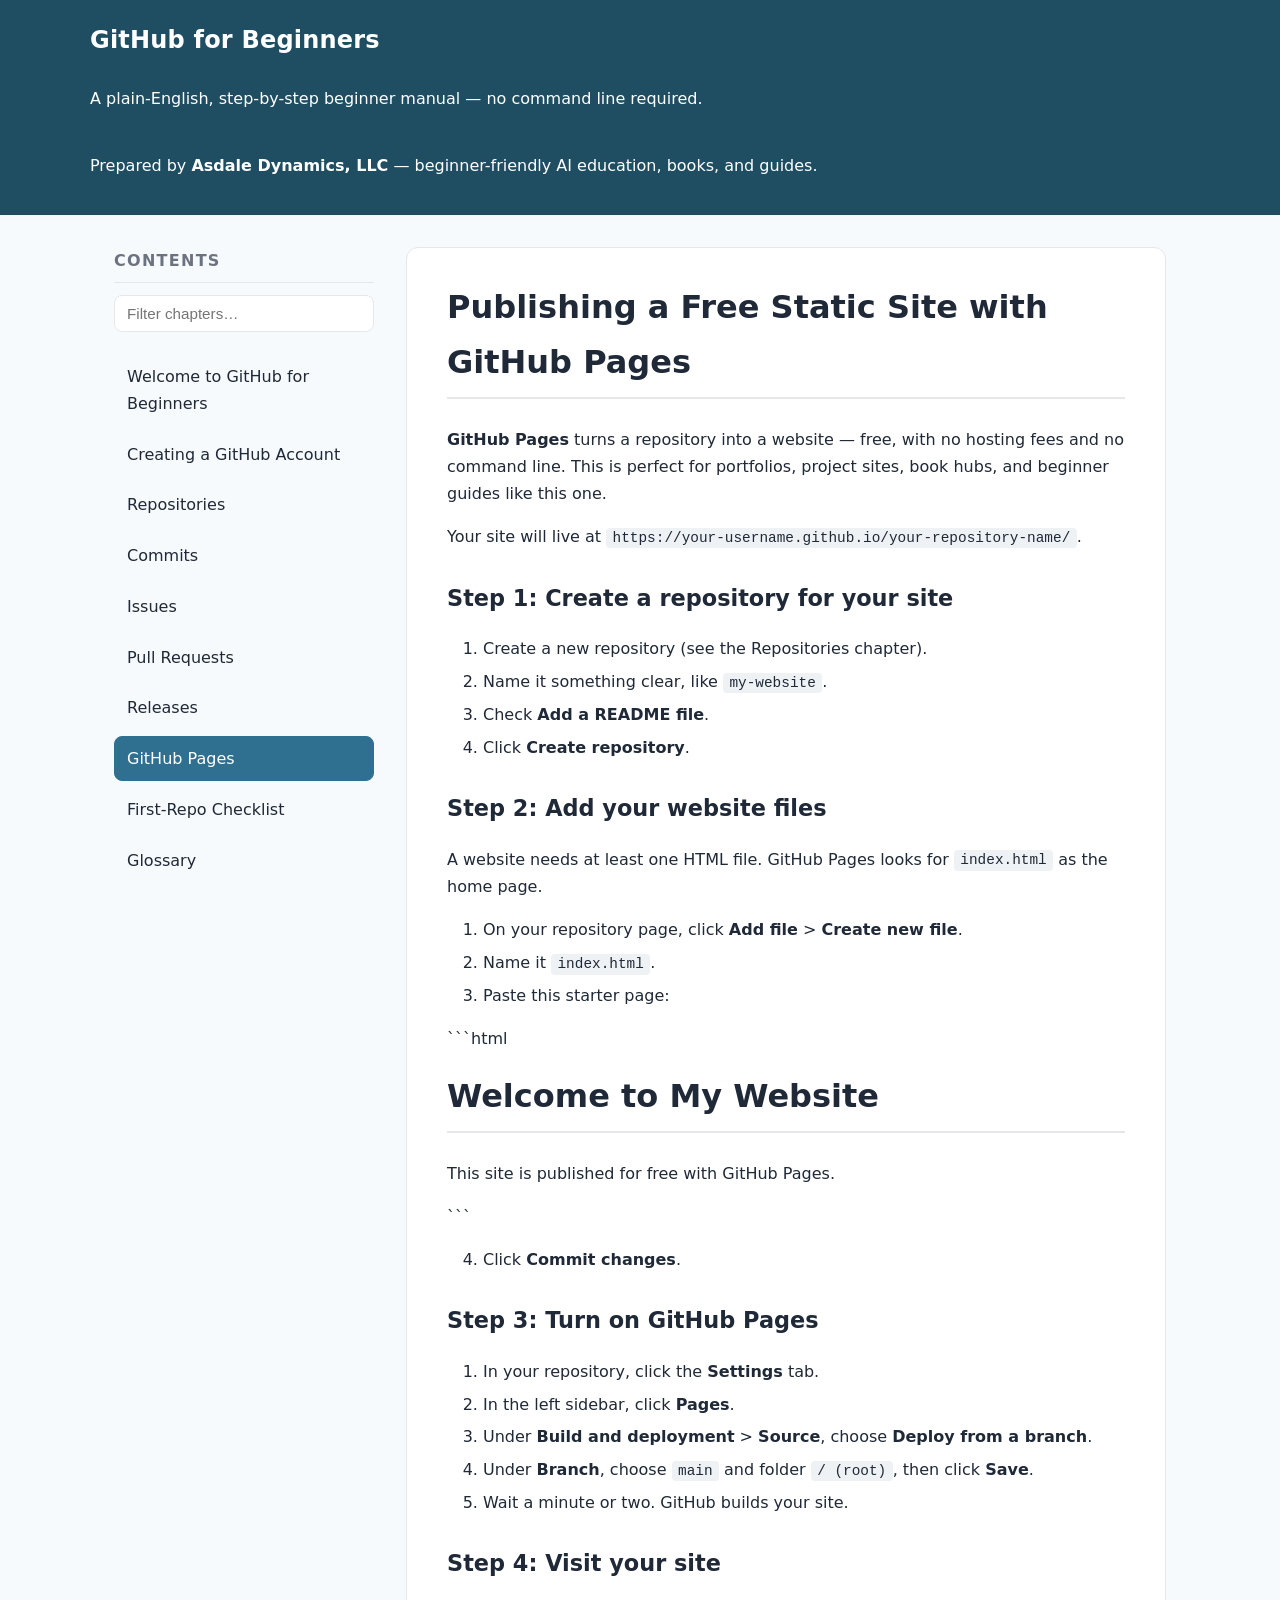
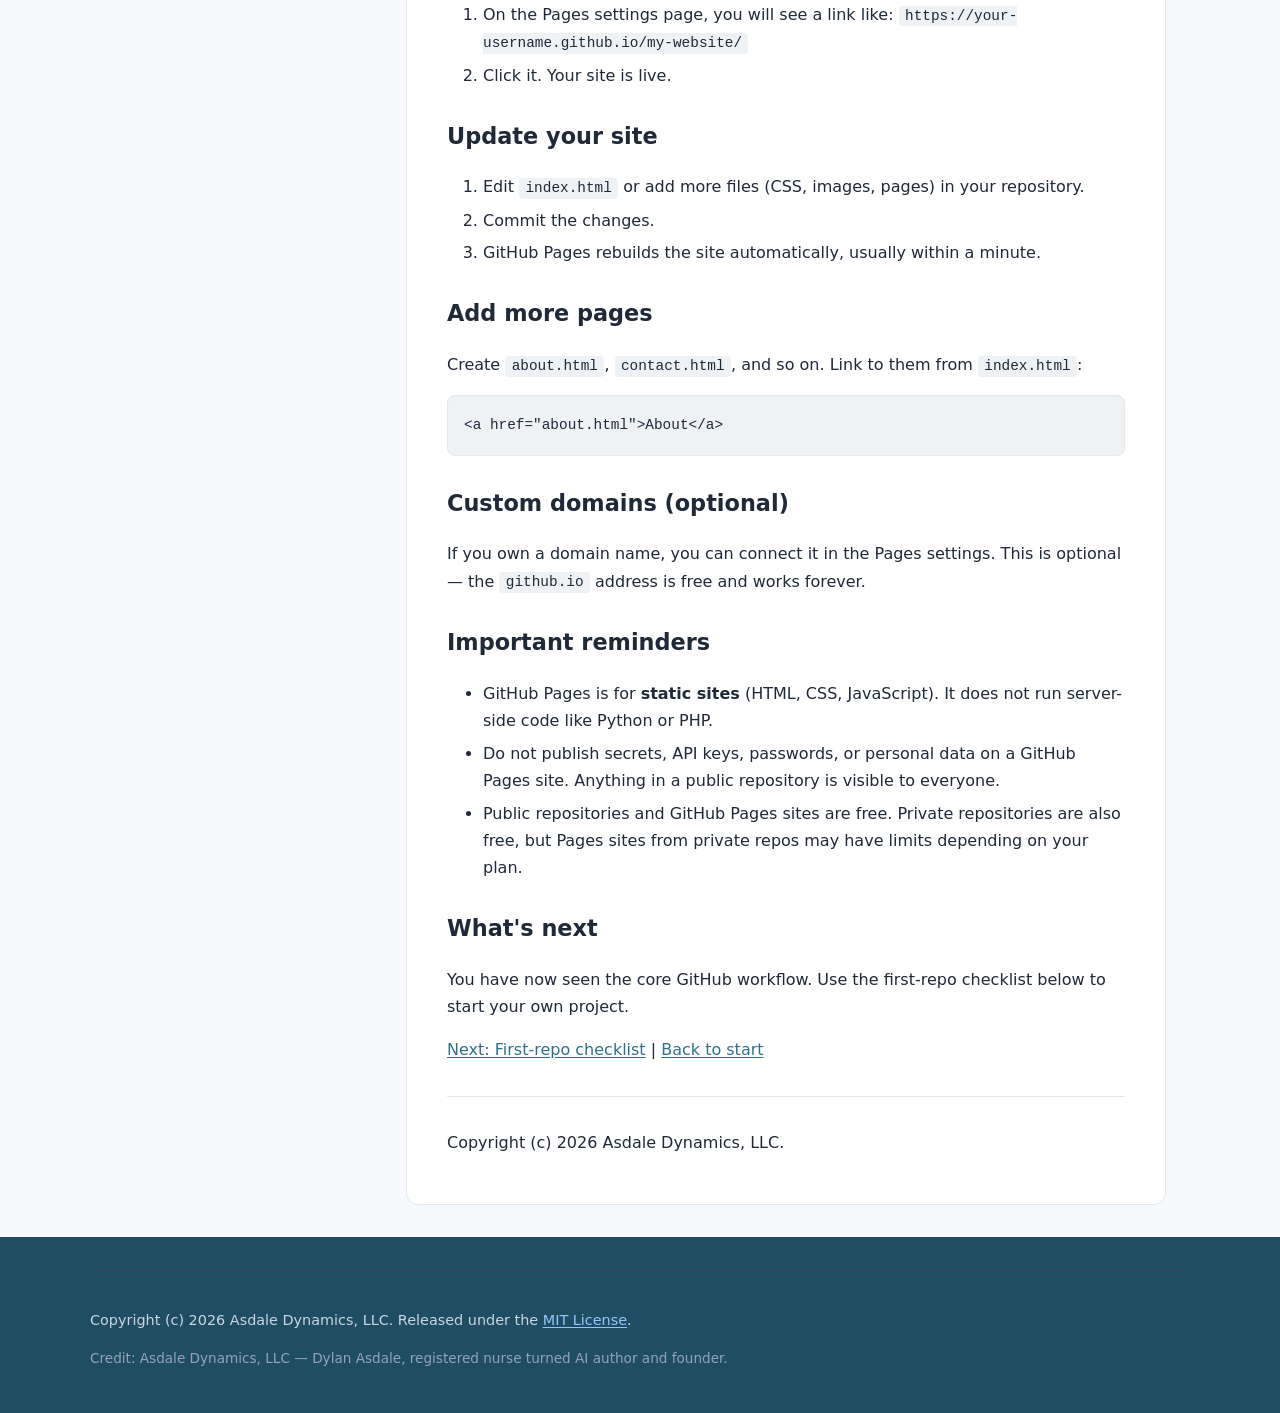
<file: site/07-github-pages.html>
<!DOCTYPE html>
<html lang="en">
<head>
<meta charset="UTF-8">
<meta name="viewport" content="width=device-width, initial-scale=1.0">
<title>Welcome to My Website — GitHub for Beginners</title>
<link rel="stylesheet" href="style.css">
</head>
<body>
<a href="#content" class="skip">Skip to content</a>

<header>
  <div class="header-inner">
    <h1 class="site-title"><a href="index.html">GitHub for Beginners</a></h1>
    <p class="sub">A plain-English, step-by-step beginner manual — no command line required.</p>
    <p class="credit">Prepared by <strong>Asdale Dynamics, LLC</strong> — beginner-friendly AI education, books, and guides.</p>
  </div>
</header>

<div class="wrap">
<main>
  <nav class="sidebar" aria-label="Chapters">
    <h2>Contents</h2>
    <input type="text" class="search" id="chapterSearch" placeholder="Filter chapters…">
    <ul class="chapters" id="chapterList"><li><a href="00-welcome.html">Welcome to GitHub for Beginners</a></li>
<li><a href="01-creating-an-account.html">Creating a GitHub Account</a></li>
<li><a href="02-repositories.html">Repositories</a></li>
<li><a href="03-commits.html">Commits</a></li>
<li><a href="04-issues.html">Issues</a></li>
<li><a href="05-pull-requests.html">Pull Requests</a></li>
<li><a href="06-releases.html">Releases</a></li>
<li><a href="07-github-pages.html" class="active">GitHub Pages</a></li>
<li><a href="08-first-repo-checklist.html">First-Repo Checklist</a></li>
<li><a href="09-glossary.html">Glossary</a></li></ul>
  </nav>

  <article id="content"><h1 id="publishing-a-free-static-site-with-github-pages">Publishing a Free Static Site with GitHub Pages</h1>
<p><strong>GitHub Pages</strong> turns a repository into a website — free, with no hosting fees and no command line. This is perfect for portfolios, project sites, book hubs, and beginner guides like this one.</p>
<p>Your site will live at <code>https://your-username.github.io/your-repository-name/</code>.</p>
<h2 id="step-1-create-a-repository-for-your-site">Step 1: Create a repository for your site</h2>
<ol>
<li>Create a new repository (see the Repositories chapter).</li>
<li>Name it something clear, like <code>my-website</code>.</li>
<li>Check <strong>Add a README file</strong>.</li>
<li>Click <strong>Create repository</strong>.</li>
</ol>
<h2 id="step-2-add-your-website-files">Step 2: Add your website files</h2>
<p>A website needs at least one HTML file. GitHub Pages looks for <code>index.html</code> as the home page.</p>
<ol>
<li>On your repository page, click <strong>Add file</strong> &gt; <strong>Create new file</strong>.</li>
<li>Name it <code>index.html</code>.</li>
<li>Paste this starter page:</li>
</ol>
<p>```html
   <!DOCTYPE html></p>
<html lang="en">
   <head>
       <meta charset="UTF-8">
       <meta name="viewport" content="width=device-width, initial-scale=1.0">
       <title>My Website</title>
   </head>
   <body>
       <h1>Welcome to My Website</h1>
       <p>This site is published for free with GitHub Pages.</p>
   </body>
   </html>
<p>```</p>
<ol start="4">
<li>Click <strong>Commit changes</strong>.</li>
</ol>
<h2 id="step-3-turn-on-github-pages">Step 3: Turn on GitHub Pages</h2>
<ol>
<li>In your repository, click the <strong>Settings</strong> tab.</li>
<li>In the left sidebar, click <strong>Pages</strong>.</li>
<li>Under <strong>Build and deployment</strong> &gt; <strong>Source</strong>, choose <strong>Deploy from a branch</strong>.</li>
<li>Under <strong>Branch</strong>, choose <code>main</code> and folder <code>/ (root)</code>, then click <strong>Save</strong>.</li>
<li>Wait a minute or two. GitHub builds your site.</li>
</ol>
<h2 id="step-4-visit-your-site">Step 4: Visit your site</h2>
<ol>
<li>On the Pages settings page, you will see a link like:
   <code>https://your-username.github.io/my-website/</code></li>
<li>Click it. Your site is live.</li>
</ol>
<h2 id="update-your-site">Update your site</h2>
<ol>
<li>Edit <code>index.html</code> or add more files (CSS, images, pages) in your repository.</li>
<li>Commit the changes.</li>
<li>GitHub Pages rebuilds the site automatically, usually within a minute.</li>
</ol>
<h2 id="add-more-pages">Add more pages</h2>
<p>Create <code>about.html</code>, <code>contact.html</code>, and so on. Link to them from <code>index.html</code>:</p>
<pre><code class="language-html">&lt;a href=&quot;about.html&quot;&gt;About&lt;/a&gt;
</code></pre>
<h2 id="custom-domains-optional">Custom domains (optional)</h2>
<p>If you own a domain name, you can connect it in the Pages settings. This is optional — the <code>github.io</code> address is free and works forever.</p>
<h2 id="important-reminders">Important reminders</h2>
<ul>
<li>GitHub Pages is for <strong>static sites</strong> (HTML, CSS, JavaScript). It does not run server-side code like Python or PHP.</li>
<li>Do not publish secrets, API keys, passwords, or personal data on a GitHub Pages site. Anything in a public repository is visible to everyone.</li>
<li>Public repositories and GitHub Pages sites are free. Private repositories are also free, but Pages sites from private repos may have limits depending on your plan.</li>
</ul>
<h2 id="whats-next">What's next</h2>
<p>You have now seen the core GitHub workflow. Use the first-repo checklist below to start your own project.</p>
<p><a href="08-first-repo-checklist.html">Next: First-repo checklist</a> | <a href="00-welcome.html">Back to start</a></p>
<hr />
<p>Copyright (c) 2026 Asdale Dynamics, LLC.</p></article>
</main>
</div>

<footer>
  <div class="footer-inner">
    <p>Copyright (c) 2026 Asdale Dynamics, LLC. Released under the <a href="../LICENSE.html">MIT License</a>.</p>
    <p class="small">Credit: Asdale Dynamics, LLC — Dylan Asdale, registered nurse turned AI author and founder.</p>
  </div>
</footer>

<script src="script.js"></script>
</body>
</html>
</file>
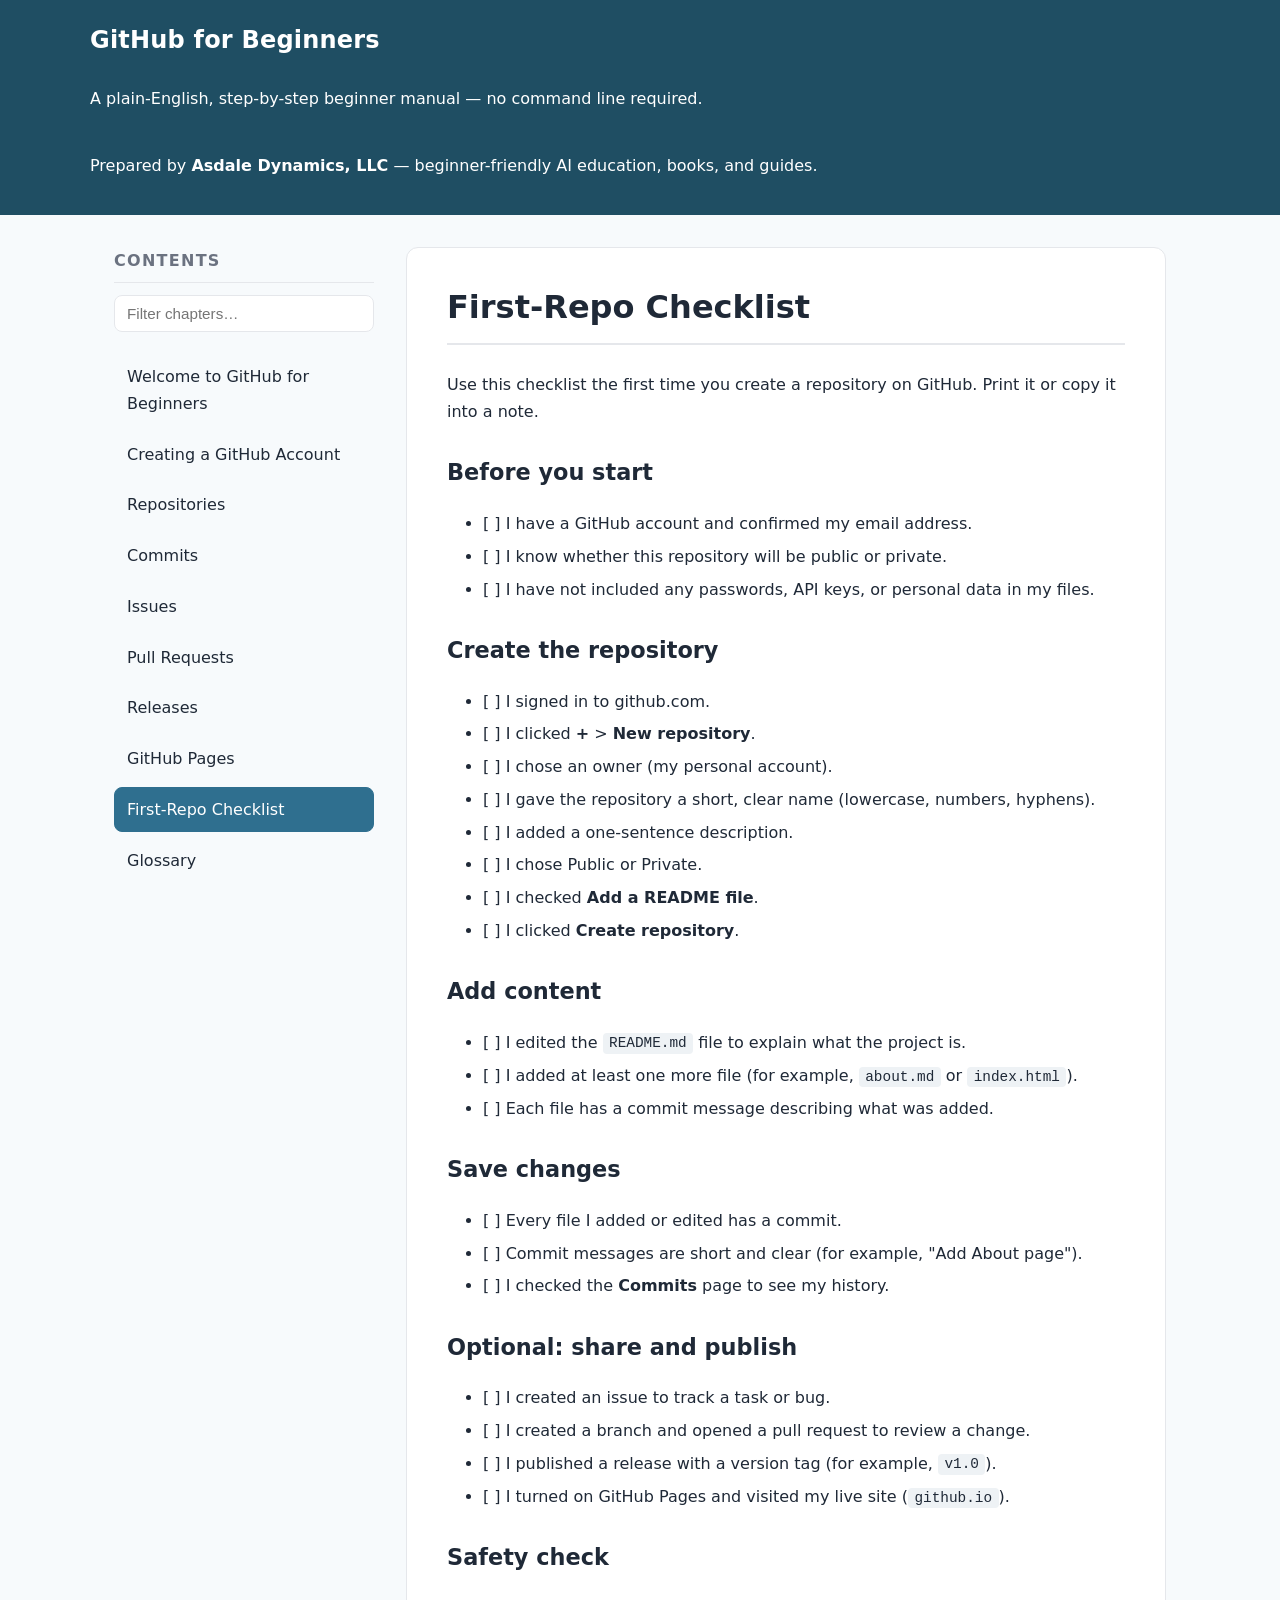
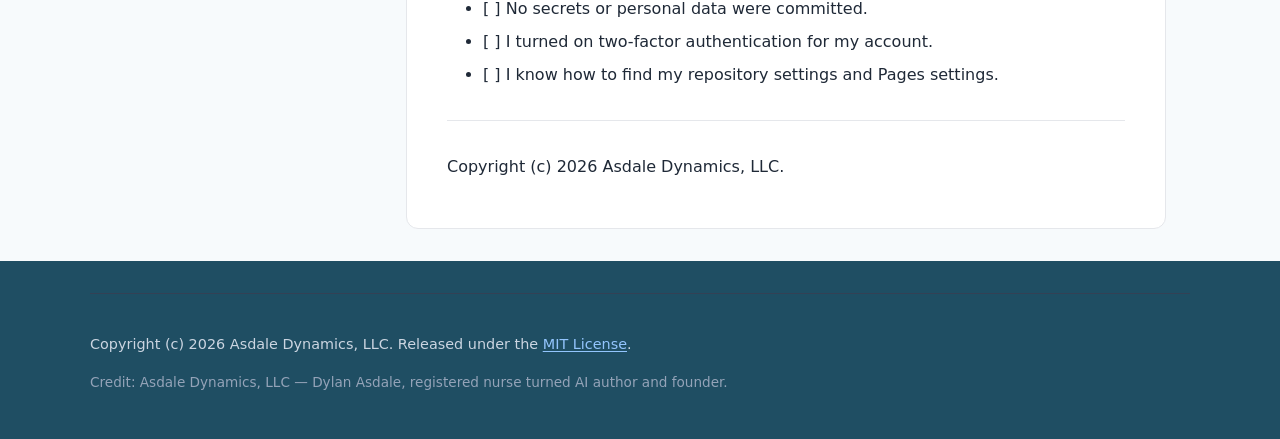
<file: site/08-first-repo-checklist.html>
<!DOCTYPE html>
<html lang="en">
<head>
<meta charset="UTF-8">
<meta name="viewport" content="width=device-width, initial-scale=1.0">
<title>First-Repo Checklist — GitHub for Beginners</title>
<link rel="stylesheet" href="style.css">
</head>
<body>
<a href="#content" class="skip">Skip to content</a>

<header>
  <div class="header-inner">
    <h1 class="site-title"><a href="index.html">GitHub for Beginners</a></h1>
    <p class="sub">A plain-English, step-by-step beginner manual — no command line required.</p>
    <p class="credit">Prepared by <strong>Asdale Dynamics, LLC</strong> — beginner-friendly AI education, books, and guides.</p>
  </div>
</header>

<div class="wrap">
<main>
  <nav class="sidebar" aria-label="Chapters">
    <h2>Contents</h2>
    <input type="text" class="search" id="chapterSearch" placeholder="Filter chapters…">
    <ul class="chapters" id="chapterList"><li><a href="00-welcome.html">Welcome to GitHub for Beginners</a></li>
<li><a href="01-creating-an-account.html">Creating a GitHub Account</a></li>
<li><a href="02-repositories.html">Repositories</a></li>
<li><a href="03-commits.html">Commits</a></li>
<li><a href="04-issues.html">Issues</a></li>
<li><a href="05-pull-requests.html">Pull Requests</a></li>
<li><a href="06-releases.html">Releases</a></li>
<li><a href="07-github-pages.html">GitHub Pages</a></li>
<li><a href="08-first-repo-checklist.html" class="active">First-Repo Checklist</a></li>
<li><a href="09-glossary.html">Glossary</a></li></ul>
  </nav>

  <article id="content"><h1 id="first-repo-checklist">First-Repo Checklist</h1>
<p>Use this checklist the first time you create a repository on GitHub. Print it or copy it into a note.</p>
<h2 id="before-you-start">Before you start</h2>
<ul>
<li>[ ] I have a GitHub account and confirmed my email address.</li>
<li>[ ] I know whether this repository will be public or private.</li>
<li>[ ] I have not included any passwords, API keys, or personal data in my files.</li>
</ul>
<h2 id="create-the-repository">Create the repository</h2>
<ul>
<li>[ ] I signed in to github.com.</li>
<li>[ ] I clicked <strong>+</strong> &gt; <strong>New repository</strong>.</li>
<li>[ ] I chose an owner (my personal account).</li>
<li>[ ] I gave the repository a short, clear name (lowercase, numbers, hyphens).</li>
<li>[ ] I added a one-sentence description.</li>
<li>[ ] I chose Public or Private.</li>
<li>[ ] I checked <strong>Add a README file</strong>.</li>
<li>[ ] I clicked <strong>Create repository</strong>.</li>
</ul>
<h2 id="add-content">Add content</h2>
<ul>
<li>[ ] I edited the <code>README.md</code> file to explain what the project is.</li>
<li>[ ] I added at least one more file (for example, <code>about.md</code> or <code>index.html</code>).</li>
<li>[ ] Each file has a commit message describing what was added.</li>
</ul>
<h2 id="save-changes">Save changes</h2>
<ul>
<li>[ ] Every file I added or edited has a commit.</li>
<li>[ ] Commit messages are short and clear (for example, "Add About page").</li>
<li>[ ] I checked the <strong>Commits</strong> page to see my history.</li>
</ul>
<h2 id="optional-share-and-publish">Optional: share and publish</h2>
<ul>
<li>[ ] I created an issue to track a task or bug.</li>
<li>[ ] I created a branch and opened a pull request to review a change.</li>
<li>[ ] I published a release with a version tag (for example, <code>v1.0</code>).</li>
<li>[ ] I turned on GitHub Pages and visited my live site (<code>github.io</code>).</li>
</ul>
<h2 id="safety-check">Safety check</h2>
<ul>
<li>[ ] No secrets or personal data were committed.</li>
<li>[ ] I turned on two-factor authentication for my account.</li>
<li>[ ] I know how to find my repository settings and Pages settings.</li>
</ul>
<hr />
<p>Copyright (c) 2026 Asdale Dynamics, LLC.</p></article>
</main>
</div>

<footer>
  <div class="footer-inner">
    <p>Copyright (c) 2026 Asdale Dynamics, LLC. Released under the <a href="../LICENSE.html">MIT License</a>.</p>
    <p class="small">Credit: Asdale Dynamics, LLC — Dylan Asdale, registered nurse turned AI author and founder.</p>
  </div>
</footer>

<script src="script.js"></script>
</body>
</html>
</file>
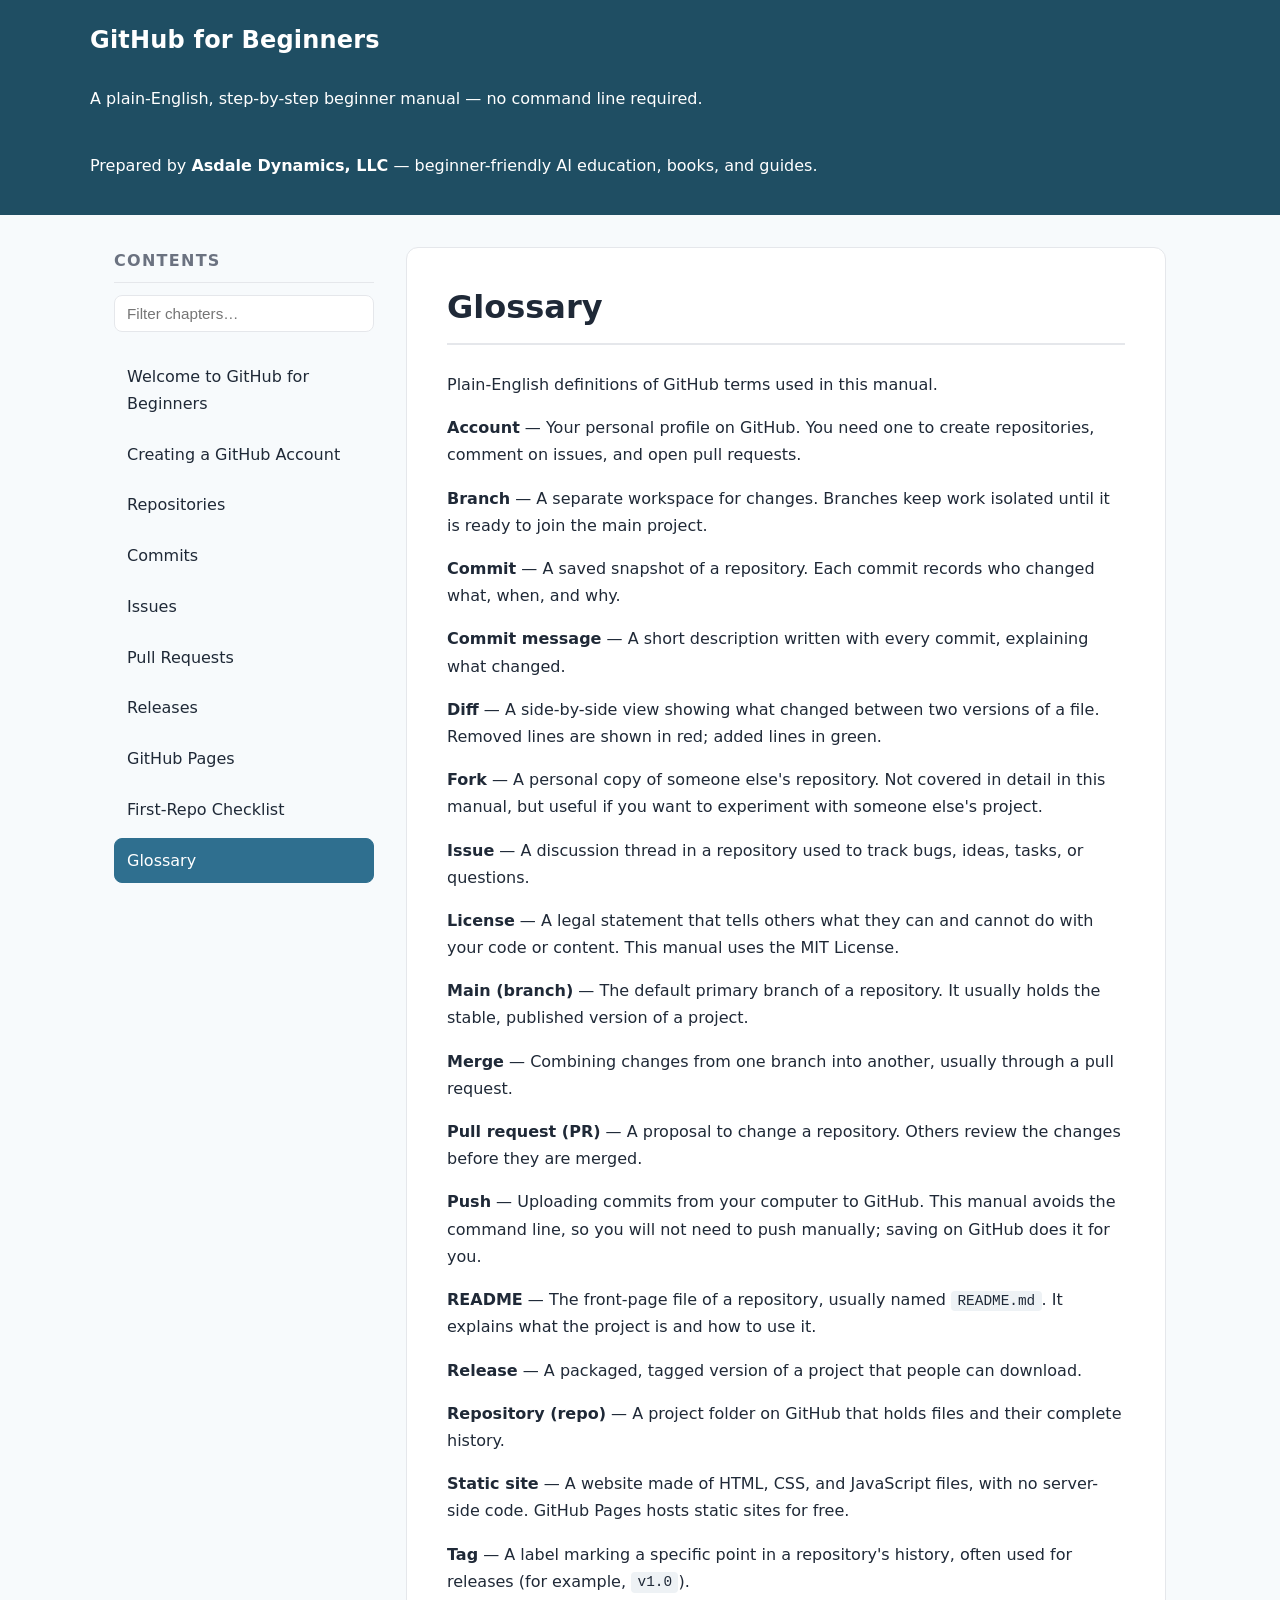
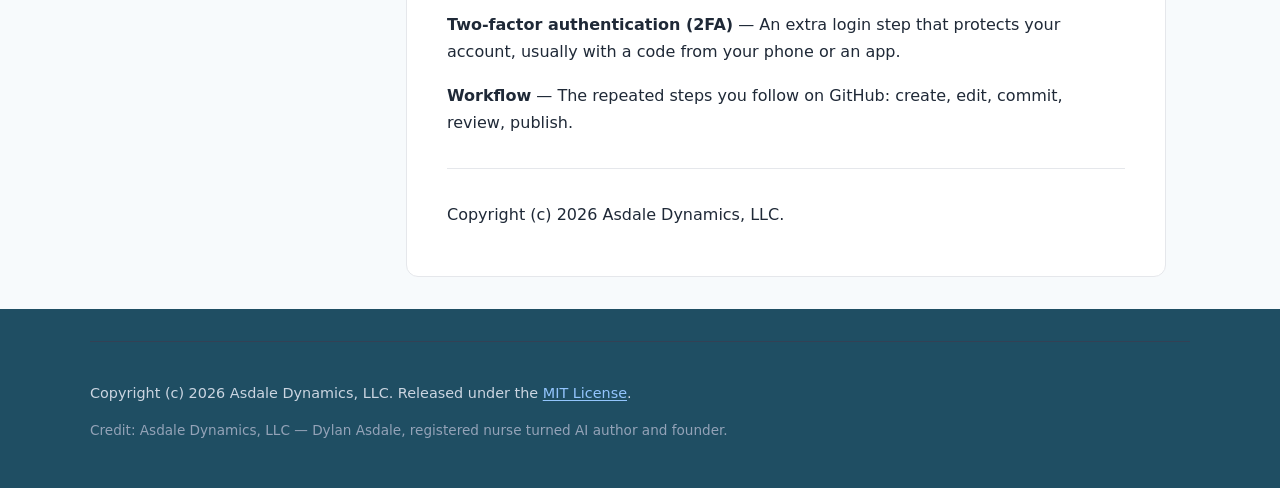
<file: site/09-glossary.html>
<!DOCTYPE html>
<html lang="en">
<head>
<meta charset="UTF-8">
<meta name="viewport" content="width=device-width, initial-scale=1.0">
<title>Glossary — GitHub for Beginners</title>
<link rel="stylesheet" href="style.css">
</head>
<body>
<a href="#content" class="skip">Skip to content</a>

<header>
  <div class="header-inner">
    <h1 class="site-title"><a href="index.html">GitHub for Beginners</a></h1>
    <p class="sub">A plain-English, step-by-step beginner manual — no command line required.</p>
    <p class="credit">Prepared by <strong>Asdale Dynamics, LLC</strong> — beginner-friendly AI education, books, and guides.</p>
  </div>
</header>

<div class="wrap">
<main>
  <nav class="sidebar" aria-label="Chapters">
    <h2>Contents</h2>
    <input type="text" class="search" id="chapterSearch" placeholder="Filter chapters…">
    <ul class="chapters" id="chapterList"><li><a href="00-welcome.html">Welcome to GitHub for Beginners</a></li>
<li><a href="01-creating-an-account.html">Creating a GitHub Account</a></li>
<li><a href="02-repositories.html">Repositories</a></li>
<li><a href="03-commits.html">Commits</a></li>
<li><a href="04-issues.html">Issues</a></li>
<li><a href="05-pull-requests.html">Pull Requests</a></li>
<li><a href="06-releases.html">Releases</a></li>
<li><a href="07-github-pages.html">GitHub Pages</a></li>
<li><a href="08-first-repo-checklist.html">First-Repo Checklist</a></li>
<li><a href="09-glossary.html" class="active">Glossary</a></li></ul>
  </nav>

  <article id="content"><h1 id="glossary">Glossary</h1>
<p>Plain-English definitions of GitHub terms used in this manual.</p>
<p><strong>Account</strong> — Your personal profile on GitHub. You need one to create repositories, comment on issues, and open pull requests.</p>
<p><strong>Branch</strong> — A separate workspace for changes. Branches keep work isolated until it is ready to join the main project.</p>
<p><strong>Commit</strong> — A saved snapshot of a repository. Each commit records who changed what, when, and why.</p>
<p><strong>Commit message</strong> — A short description written with every commit, explaining what changed.</p>
<p><strong>Diff</strong> — A side-by-side view showing what changed between two versions of a file. Removed lines are shown in red; added lines in green.</p>
<p><strong>Fork</strong> — A personal copy of someone else's repository. Not covered in detail in this manual, but useful if you want to experiment with someone else's project.</p>
<p><strong>Issue</strong> — A discussion thread in a repository used to track bugs, ideas, tasks, or questions.</p>
<p><strong>License</strong> — A legal statement that tells others what they can and cannot do with your code or content. This manual uses the MIT License.</p>
<p><strong>Main (branch)</strong> — The default primary branch of a repository. It usually holds the stable, published version of a project.</p>
<p><strong>Merge</strong> — Combining changes from one branch into another, usually through a pull request.</p>
<p><strong>Pull request (PR)</strong> — A proposal to change a repository. Others review the changes before they are merged.</p>
<p><strong>Push</strong> — Uploading commits from your computer to GitHub. This manual avoids the command line, so you will not need to push manually; saving on GitHub does it for you.</p>
<p><strong>README</strong> — The front-page file of a repository, usually named <code>README.md</code>. It explains what the project is and how to use it.</p>
<p><strong>Release</strong> — A packaged, tagged version of a project that people can download.</p>
<p><strong>Repository (repo)</strong> — A project folder on GitHub that holds files and their complete history.</p>
<p><strong>Static site</strong> — A website made of HTML, CSS, and JavaScript files, with no server-side code. GitHub Pages hosts static sites for free.</p>
<p><strong>Tag</strong> — A label marking a specific point in a repository's history, often used for releases (for example, <code>v1.0</code>).</p>
<p><strong>Two-factor authentication (2FA)</strong> — An extra login step that protects your account, usually with a code from your phone or an app.</p>
<p><strong>Workflow</strong> — The repeated steps you follow on GitHub: create, edit, commit, review, publish.</p>
<hr />
<p>Copyright (c) 2026 Asdale Dynamics, LLC.</p></article>
</main>
</div>

<footer>
  <div class="footer-inner">
    <p>Copyright (c) 2026 Asdale Dynamics, LLC. Released under the <a href="../LICENSE.html">MIT License</a>.</p>
    <p class="small">Credit: Asdale Dynamics, LLC — Dylan Asdale, registered nurse turned AI author and founder.</p>
  </div>
</footer>

<script src="script.js"></script>
</body>
</html>
</file>
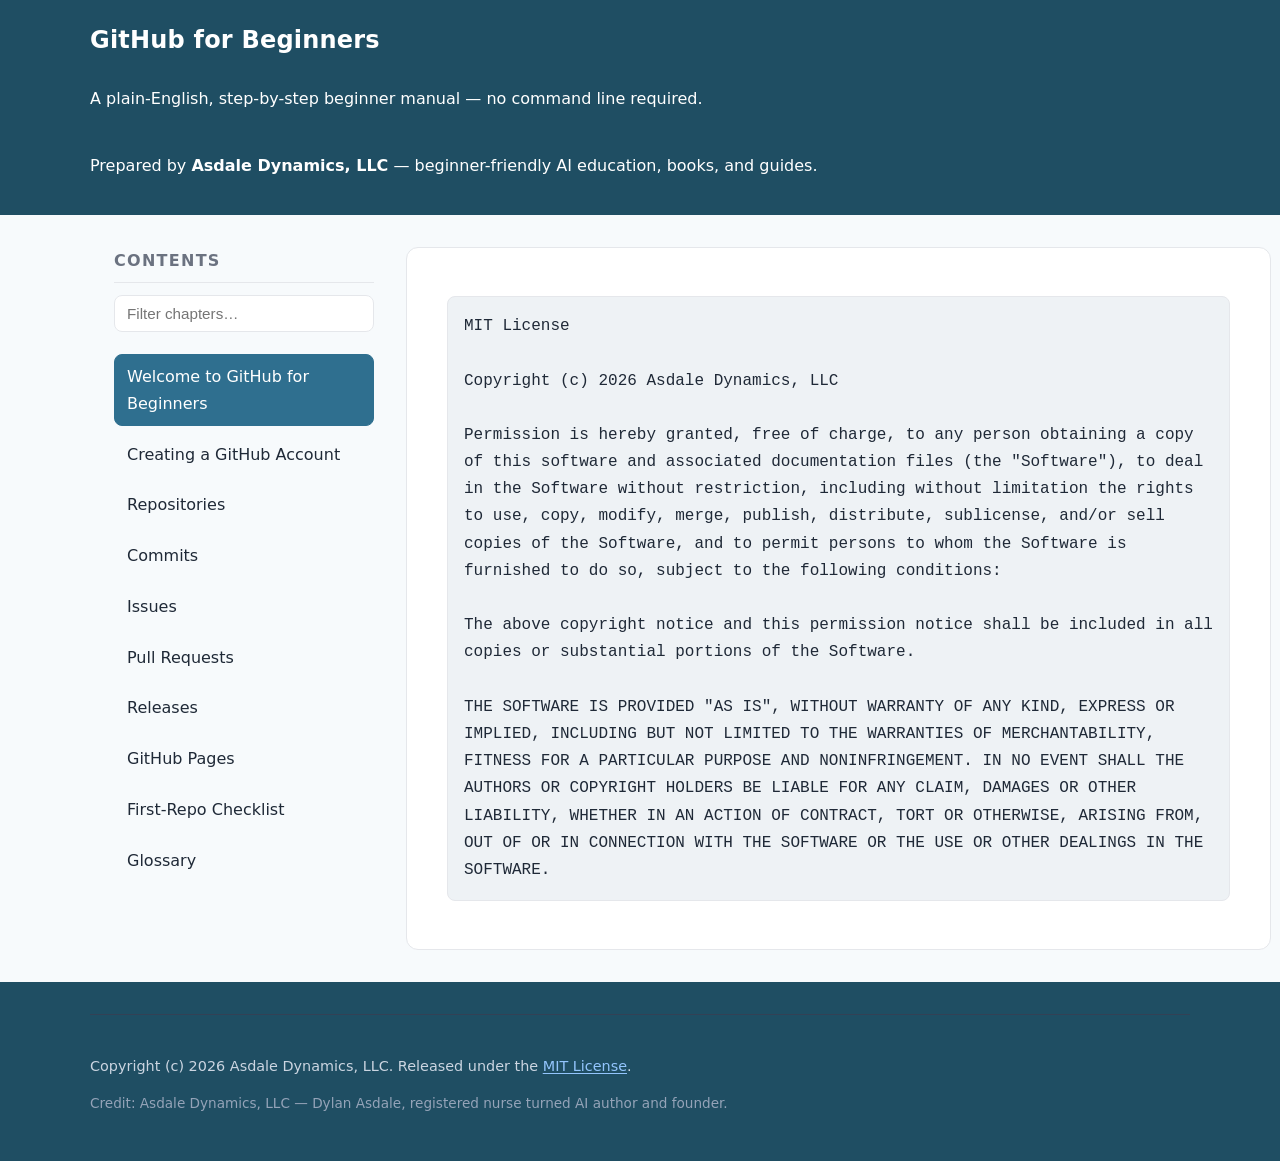
<file: site/LICENSE.html>
<!DOCTYPE html>
<html lang="en">
<head>
<meta charset="UTF-8">
<meta name="viewport" content="width=device-width, initial-scale=1.0">
<title>MIT License — GitHub for Beginners</title>
<link rel="stylesheet" href="style.css">
</head>
<body>
<a href="#content" class="skip">Skip to content</a>

<header>
  <div class="header-inner">
    <h1 class="site-title"><a href="index.html">GitHub for Beginners</a></h1>
    <p class="sub">A plain-English, step-by-step beginner manual — no command line required.</p>
    <p class="credit">Prepared by <strong>Asdale Dynamics, LLC</strong> — beginner-friendly AI education, books, and guides.</p>
  </div>
</header>

<div class="wrap">
<main>
  <nav class="sidebar" aria-label="Chapters">
    <h2>Contents</h2>
    <input type="text" class="search" id="chapterSearch" placeholder="Filter chapters…">
    <ul class="chapters" id="chapterList"><li><a href="00-welcome.html" class="active">Welcome to GitHub for Beginners</a></li>
<li><a href="01-creating-an-account.html">Creating a GitHub Account</a></li>
<li><a href="02-repositories.html">Repositories</a></li>
<li><a href="03-commits.html">Commits</a></li>
<li><a href="04-issues.html">Issues</a></li>
<li><a href="05-pull-requests.html">Pull Requests</a></li>
<li><a href="06-releases.html">Releases</a></li>
<li><a href="07-github-pages.html">GitHub Pages</a></li>
<li><a href="08-first-repo-checklist.html">First-Repo Checklist</a></li>
<li><a href="09-glossary.html">Glossary</a></li></ul>
  </nav>

  <article id="content"><pre>MIT License

Copyright (c) 2026 Asdale Dynamics, LLC

Permission is hereby granted, free of charge, to any person obtaining a copy
of this software and associated documentation files (the "Software"), to deal
in the Software without restriction, including without limitation the rights
to use, copy, modify, merge, publish, distribute, sublicense, and/or sell
copies of the Software, and to permit persons to whom the Software is
furnished to do so, subject to the following conditions:

The above copyright notice and this permission notice shall be included in all
copies or substantial portions of the Software.

THE SOFTWARE IS PROVIDED "AS IS", WITHOUT WARRANTY OF ANY KIND, EXPRESS OR
IMPLIED, INCLUDING BUT NOT LIMITED TO THE WARRANTIES OF MERCHANTABILITY,
FITNESS FOR A PARTICULAR PURPOSE AND NONINFRINGEMENT. IN NO EVENT SHALL THE
AUTHORS OR COPYRIGHT HOLDERS BE LIABLE FOR ANY CLAIM, DAMAGES OR OTHER
LIABILITY, WHETHER IN AN ACTION OF CONTRACT, TORT OR OTHERWISE, ARISING FROM,
OUT OF OR IN CONNECTION WITH THE SOFTWARE OR THE USE OR OTHER DEALINGS IN THE
SOFTWARE.
</pre></article>
</main>
</div>

<footer>
  <div class="footer-inner">
    <p>Copyright (c) 2026 Asdale Dynamics, LLC. Released under the <a href="../LICENSE.html">MIT License</a>.</p>
    <p class="small">Credit: Asdale Dynamics, LLC — Dylan Asdale, registered nurse turned AI author and founder.</p>
  </div>
</footer>

<script src="script.js"></script>
</body>
</html>
</file>
<file: site/style.css>
:root {
  --ink: #1f2937;
  --muted: #6b7280;
  --brand: #2f6f8f;
  --brand-dark: #1f4e63;
  --accent: #d97706;
  --bg: #f7fafc;
  --surface: #ffffff;
  --border: #e5e7eb;
  --code-bg: #eef2f5;
  --nav-bg: #ffffff;
}

* { box-sizing: border-box; }
html { scroll-behavior: smooth; }

body {
  margin: 0;
  font-family: ui-sans-serif, system-ui, -apple-system, Segoe UI, Roboto, Helvetica, Arial, "Apple Color Emoji", "Segoe UI Emoji";
  font-size: 16px;
  line-height: 1.7;
  color: var(--ink);
  background: var(--bg);
}

a { color: var(--brand); text-decoration: underline; text-underline-offset: 2px; }
a:hover { color: var(--brand-dark); }

.skip {
  position: absolute; left: -9999px; top: auto; width: 1px; height: 1px;
  overflow: hidden;
}

/* Header */
header {
  background: var(--brand-dark);
  color: #fff;
  padding: 1.25rem 1.5rem;
}
.header-inner { max-width: 1100px; margin: 0 auto; display: flex; flex-direction: column; gap: 0.5rem; }
.site-title { margin: 0; font-size: 1.5rem; font-weight: 700; letter-spacing: 0.2px; }
.site-title a { color: #fff; text-decoration: none; }
.site-sub { font-size: 0.95rem; color: #cbd5e1; margin: 0; }
.site-credit { font-size: 0.85rem; color: #94a3b8; margin-top: 0.25rem; }

/* Layout */
.wrap { max-width: 1100px; margin: 0 auto; padding: 0 1.5rem; }
main { display: flex; gap: 2rem; padding: 2rem 0; }

/* Navigation */
nav.sidebar {
  flex: 0 0 260px;
  position: sticky;
  top: 1.5rem;
  height: fit-content;
}
nav.sidebar h2 {
  font-size: 1rem;
  text-transform: uppercase;
  letter-spacing: 0.08em;
  color: var(--muted);
  margin: 0 0 0.75rem;
  padding-bottom: 0.5rem;
  border-bottom: 1px solid var(--border);
}
.search {
  width: 100%;
  padding: 0.55rem 0.75rem;
  font-size: 0.95rem;
  border: 1px solid var(--border);
  border-radius: 8px;
  background: #fff;
  margin-bottom: 1rem;
  outline: none;
}
.search:focus { border-color: var(--brand); }
ul.chapters { list-style: none; padding: 0; margin: 0; }
ul.chapters li { margin: 0.35rem 0; }
ul.chapters a {
  display: block;
  padding: 0.5rem 0.75rem;
  border-radius: 8px;
  color: var(--ink);
  text-decoration: none;
  border: 1px solid transparent;
}
ul.chapters a:hover { background: #eef2f7; border-color: var(--border); }
ul.chapters a.active { background: var(--brand); color: #fff; border-color: var(--brand); }

/* Content */
article {
  flex: 1;
  background: var(--surface);
  border: 1px solid var(--border);
  border-radius: 12px;
  padding: 2rem 2.5rem;
}
article h1 {
  font-size: 2rem;
  margin-top: 0;
  border-bottom: 2px solid var(--border);
  padding-bottom: 0.5rem;
}
article h2 { font-size: 1.4rem; margin-top: 1.75rem; }
article h3 { font-size: 1.15rem; margin-top: 1.5rem; }
article p { margin: 0 0 1rem; }
article ul, article ol { margin: 0.5rem 0 1rem 1.25rem; padding-left: 1rem; }
article li { margin: 0.35rem 0; }
article code { background: var(--code-bg); padding: 0.15rem 0.4rem; border-radius: 4px; font-size: 0.9em; font-family: ui-monospace, SFMono-Regular, Menlo, monospace; }
article pre { background: var(--code-bg); border: 1px solid var(--border); border-radius: 8px; padding: 1rem; overflow-x: auto; }
article pre code { padding: 0; background: transparent; font-size: 0.9em; }
article table { border-collapse: collapse; width: 100%; margin: 1rem 0; }
article th, article td { border: 1px solid var(--border); padding: 0.5rem 0.75rem; text-align: left; }
article th { background: #f3f4f6; }
article blockquote {
  border-left: 4px solid var(--brand);
  margin: 1rem 0;
  padding: 0.75rem 1.25rem;
  background: #f0f7fa;
  color: #334155;
}
article hr { border: none; border-top: 1px solid var(--border); margin: 2rem 0; }

.toc {
  background: #f8fafc;
  border: 1px solid var(--border);
  border-radius: 8px;
  padding: 1rem 1.25rem;
  margin-bottom: 1.5rem;
  font-size: 0.95rem;
}
.toc h3 { margin-top: 0; font-size: 1rem; }
.toc ul { list-style: none; padding-left: 0; margin: 0.5rem 0 0; }
.toc li { margin: 0.25rem 0; }
.toc a { text-decoration: none; color: var(--ink); }
.toc a:hover { color: var(--brand); }

.nav-links {
  margin-top: 2rem;
  padding-top: 1.5rem;
  border-top: 1px solid var(--border);
  display: flex;
  gap: 1rem;
  justify-content: space-between;
  font-size: 0.95rem;
}
.nav-links a { text-decoration: none; color: var(--brand); }
.nav-links a:hover { text-decoration: underline; }

/* Footer */
footer {
  background: var(--brand-dark);
  color: #cbd5e1;
  padding: 2rem 1.5rem;
  font-size: 0.9rem;
}
.footer-inner { max-width: 1100px; margin: 0 auto; border-top: 1px solid #334155; padding-top: 1.5rem; }
footer a { color: #93c5fd; }
.small { font-size: 0.85rem; color: #94a3b8; }

@media (max-width: 768px) {
  main { flex-direction: column; padding: 1rem 0; }
  nav.sidebar { position: static; width: 100%; }
  article { padding: 1.25rem 1.5rem; }
}
</file>
